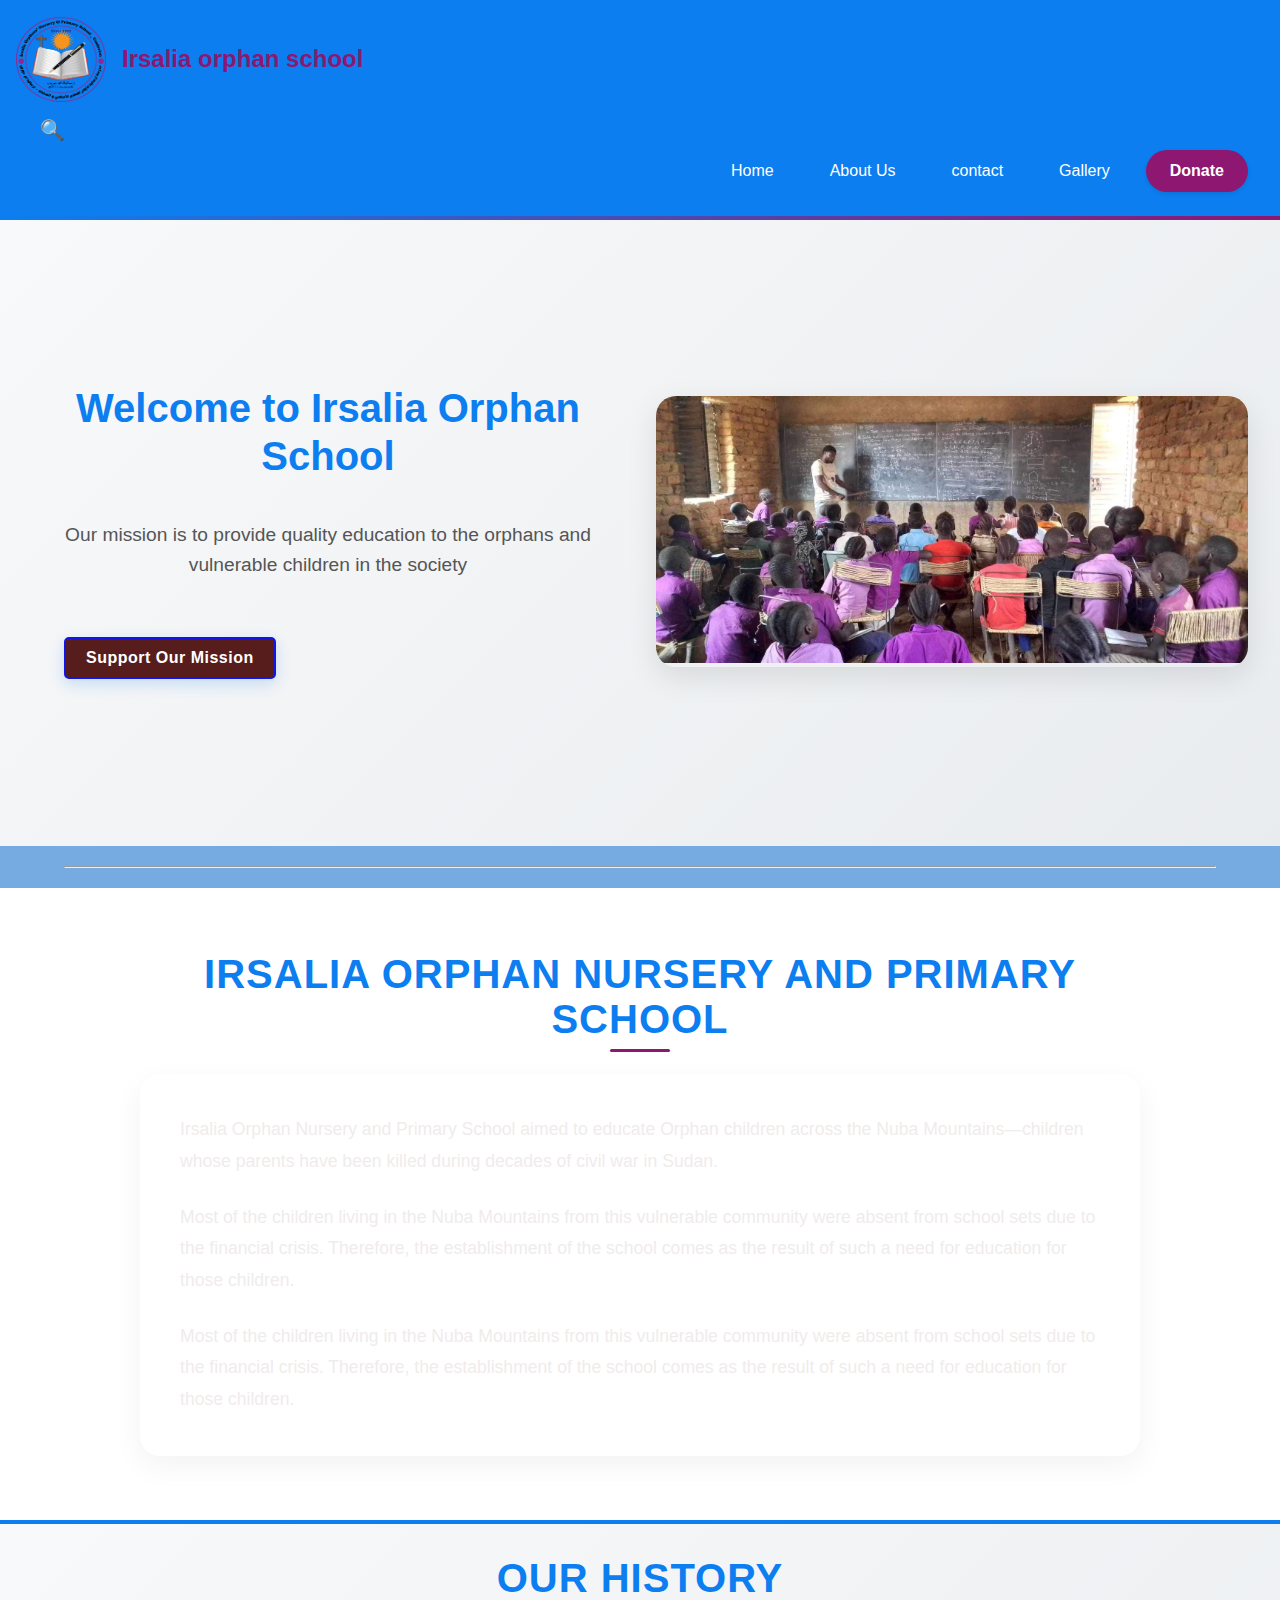
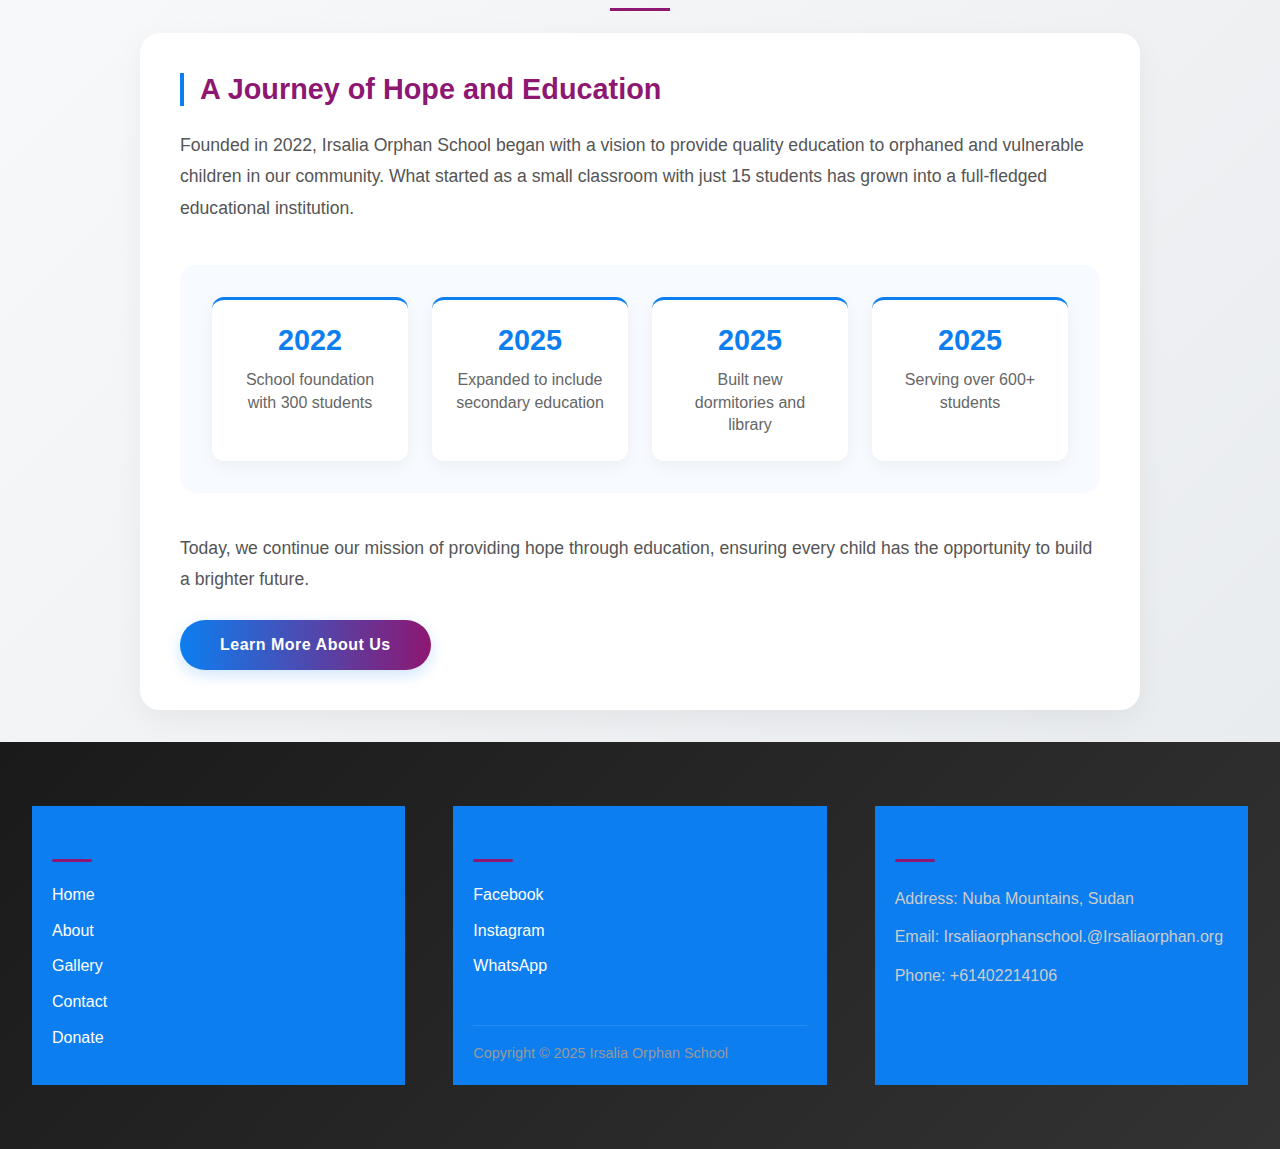
<file: school-web/index.html>
<!DOCTYPE html>
<html lang="en">
<head>
    <meta charset="UTF-8">
    <meta name="viewport" content="width=device-width, initial-scale=1.0">
    <meta http-equiv="X-UA-Compatible" content="ie=edge">
    <link rel="stylesheet" href="css/style.css">
    <title>Document</title>
</head>
<body>
    <header class="logo">
        <img src="image11.png" alt="logo imag" width="90px" height="80px">
        <h2>Irsalia orphan school</h2>
        <nav class="navbar">
            <div class="search-container">
                <button class="search-toggle">🔍</button>
                <div class="search-box">
                    <input type="text" placeholder="Search...">
                    <button class="search-submit">Search</button>
                </div>
            </div>
            <div class="menu-toggle">☰</div>
            <ul>
                <li><a href="index.html">Home</a></li>
                <li><a href="about.html">About Us</a></li>
                <li><a href="contact.html">contact</a></li>
                <li><a href="gallery.html">Gallery</a></li>
                <li class="donate"><a href="donate.html">Donate</a></li>
                
            </ul>
        </nav>

        
    </header>
    <main >
        
        <section class="hero">
            <div class="hero-content">
                <h1>Welcome to Irsalia Orphan School</h1>
                <p>Our mission is to provide quality education to the orphans and vulnerable children in the society</p>
                <a href="donate.html" class="btn hero-btn">Support Our Mission</a>
            </div>
            <div class="hero-image">
                <img src="image2.jpg" alt="School image">
            </div>
        </section>
        <hr>
        <section class="information-section">
            <div class="container">
                <h2>Irsalia Orphan Nursery and Primary School</h2>
                <div class="info-content">
                    <p>Irsalia Orphan Nursery and Primary School aimed to educate Orphan children across the Nuba Mountains—children whose parents have been killed during decades of civil war in Sudan.</p>
                    <p>Most of the children living in the Nuba Mountains from this vulnerable community were absent from school sets due to the financial crisis. Therefore, the establishment of the school comes as the result of such a need for education for those children.</p>
                    <p>Most of the children living in the Nuba Mountains from this vulnerable community were absent from school sets due to the financial crisis. Therefore, the establishment of the school comes as the result of such a need for education for those children.</p>
                </div>
            </div>
        </section>
        
        <!-- Our History Section -->
        <section class="history-section">
            <div class="history-container">
                <h2>Our History</h2>
                <div class="history-content">
                    <div class="history-text">
                        <h3>A Journey of Hope and Education</h3>
                        <p>Founded in 2022, Irsalia Orphan School began with a vision to provide quality education to orphaned and vulnerable children in our community. What started as a small classroom with just 15 students has grown into a full-fledged educational institution.</p>
                        
                        <div class="history-milestone">
                            <div class="milestone">
                                <span class="year">2022</span>
                                <p>School foundation with 300 students</p>
                            </div>
                            <div class="milestone">
                                <span class="year">2025</span>
                                <p>Expanded to include secondary education</p>
                            </div>
                            <div class="milestone">
                                <span class="year">2025</span>
                                <p>Built new dormitories and library</p>
                            </div>
                            <div class="milestone">
                                <span class="year">2025</span>
                                <p>Serving over 600+ students</p>
                            </div>
                        </div>
                        
                        <p>Today, we continue our mission of providing hope through education, ensuring every child has the opportunity to build a brighter future.</p>
                        <a href="about.html" class="history-btn">Learn More About Us</a>
                    </div>
                </div>
            </div>
        </section>
        
        <section class="cards-values">
            
        </section>
    </main>
    

    <footer>
        <div class="footer-item">
            <h3>Quick Links</h3>
            <ul>
                <li><a href="index.html">Home</a></li>
                <li><a href="about.html">About</a></li>
                <li><a href="gallery.html">Gallery</a></li>
                <li><a href="contact.html">Contact</a></li>
                <li><a href="donate.html">Donate</a></li>
            </ul>
        </div>
        <div class="footer-item">
            <h3>Follow Us</h3>
            <ul>
                <li><a href="#">Facebook</a></li>
                <li><a href="#">Instagram</a></li>
                <li><a href="#">WhatsApp</a></li>
            </ul>
            <p class="copyright">Copyright &copy; 2025 Irsalia Orphan School</p>
        </div>
        <div class="footer-item">
            <h3>Contact Us</h3>
            <p>Address: Nuba Mountains, Sudan</p>
            <p>Email: Irsaliaorphanschool.@Irsaliaorphan.org</p>
            <p>Phone: +61402214106</p>
        </div>
    </footer>
    <script src="js/main.js"></script>
</body>
</html>
</file>
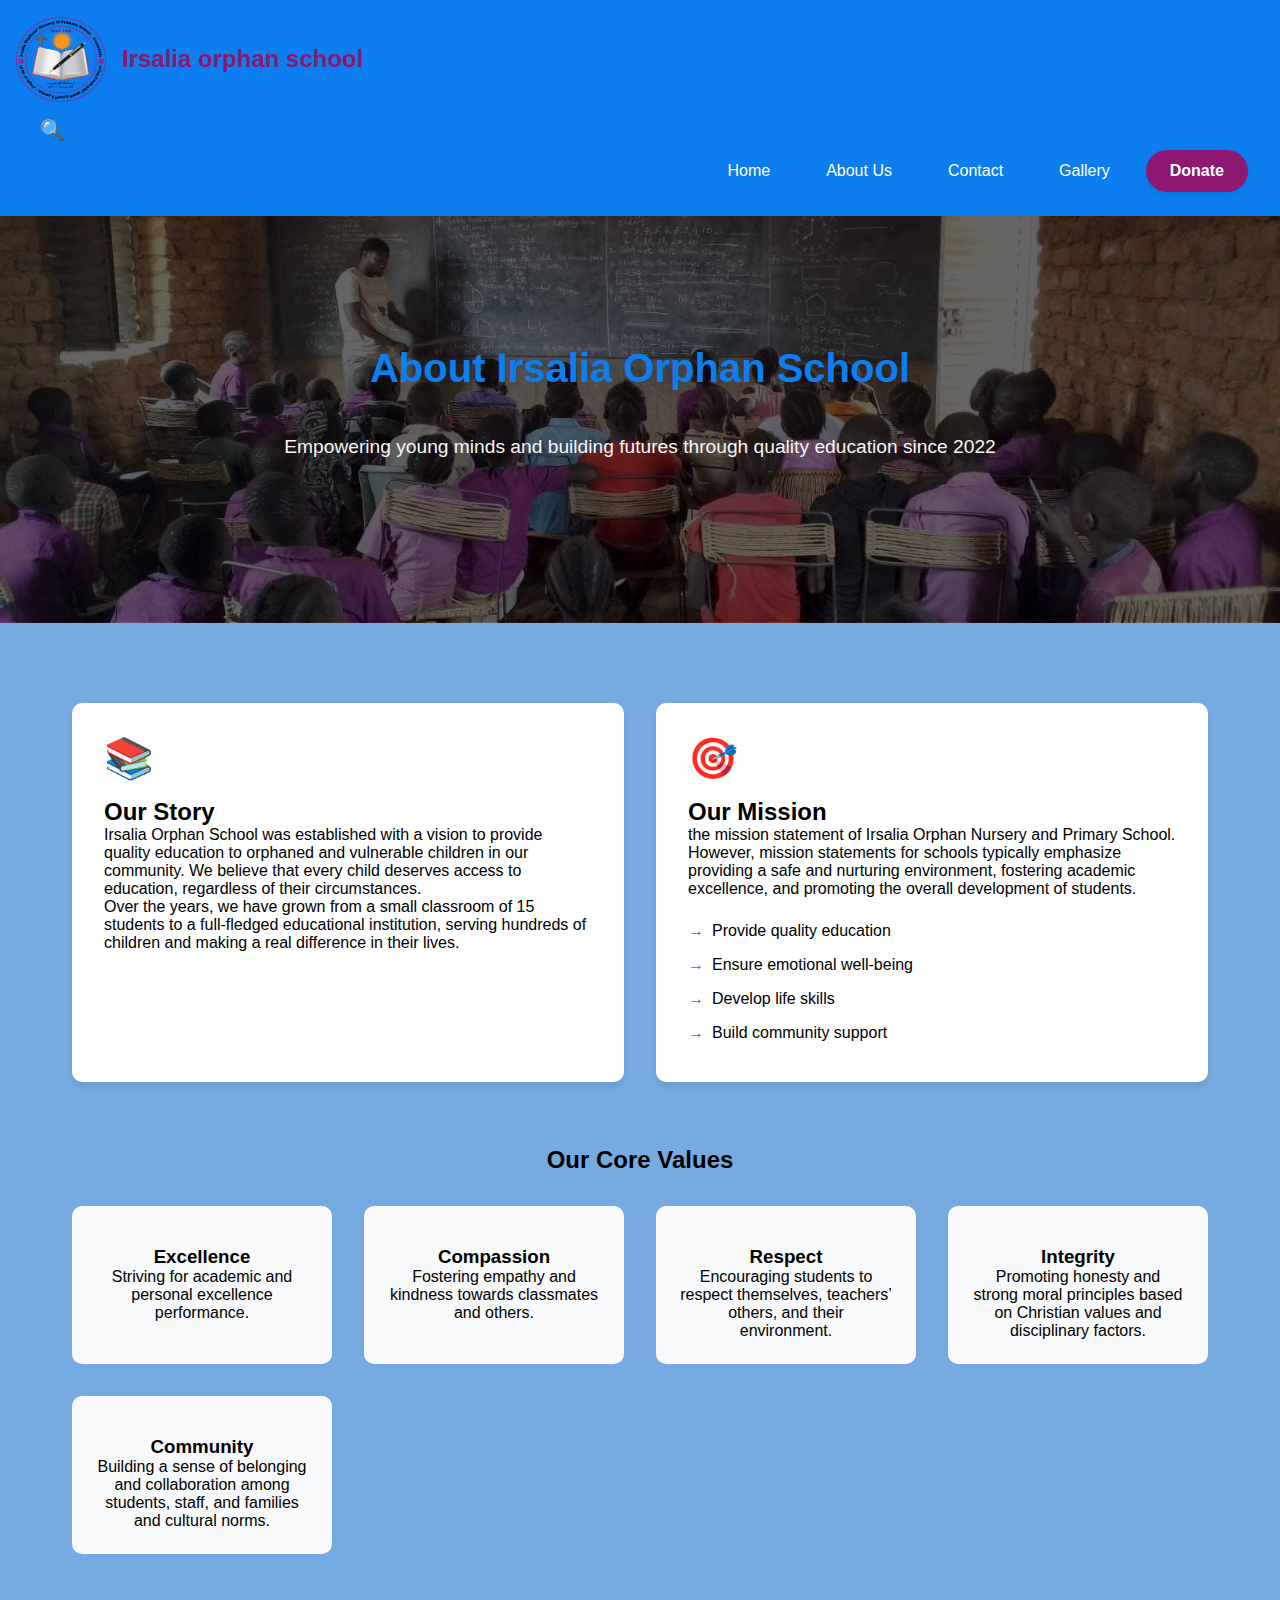
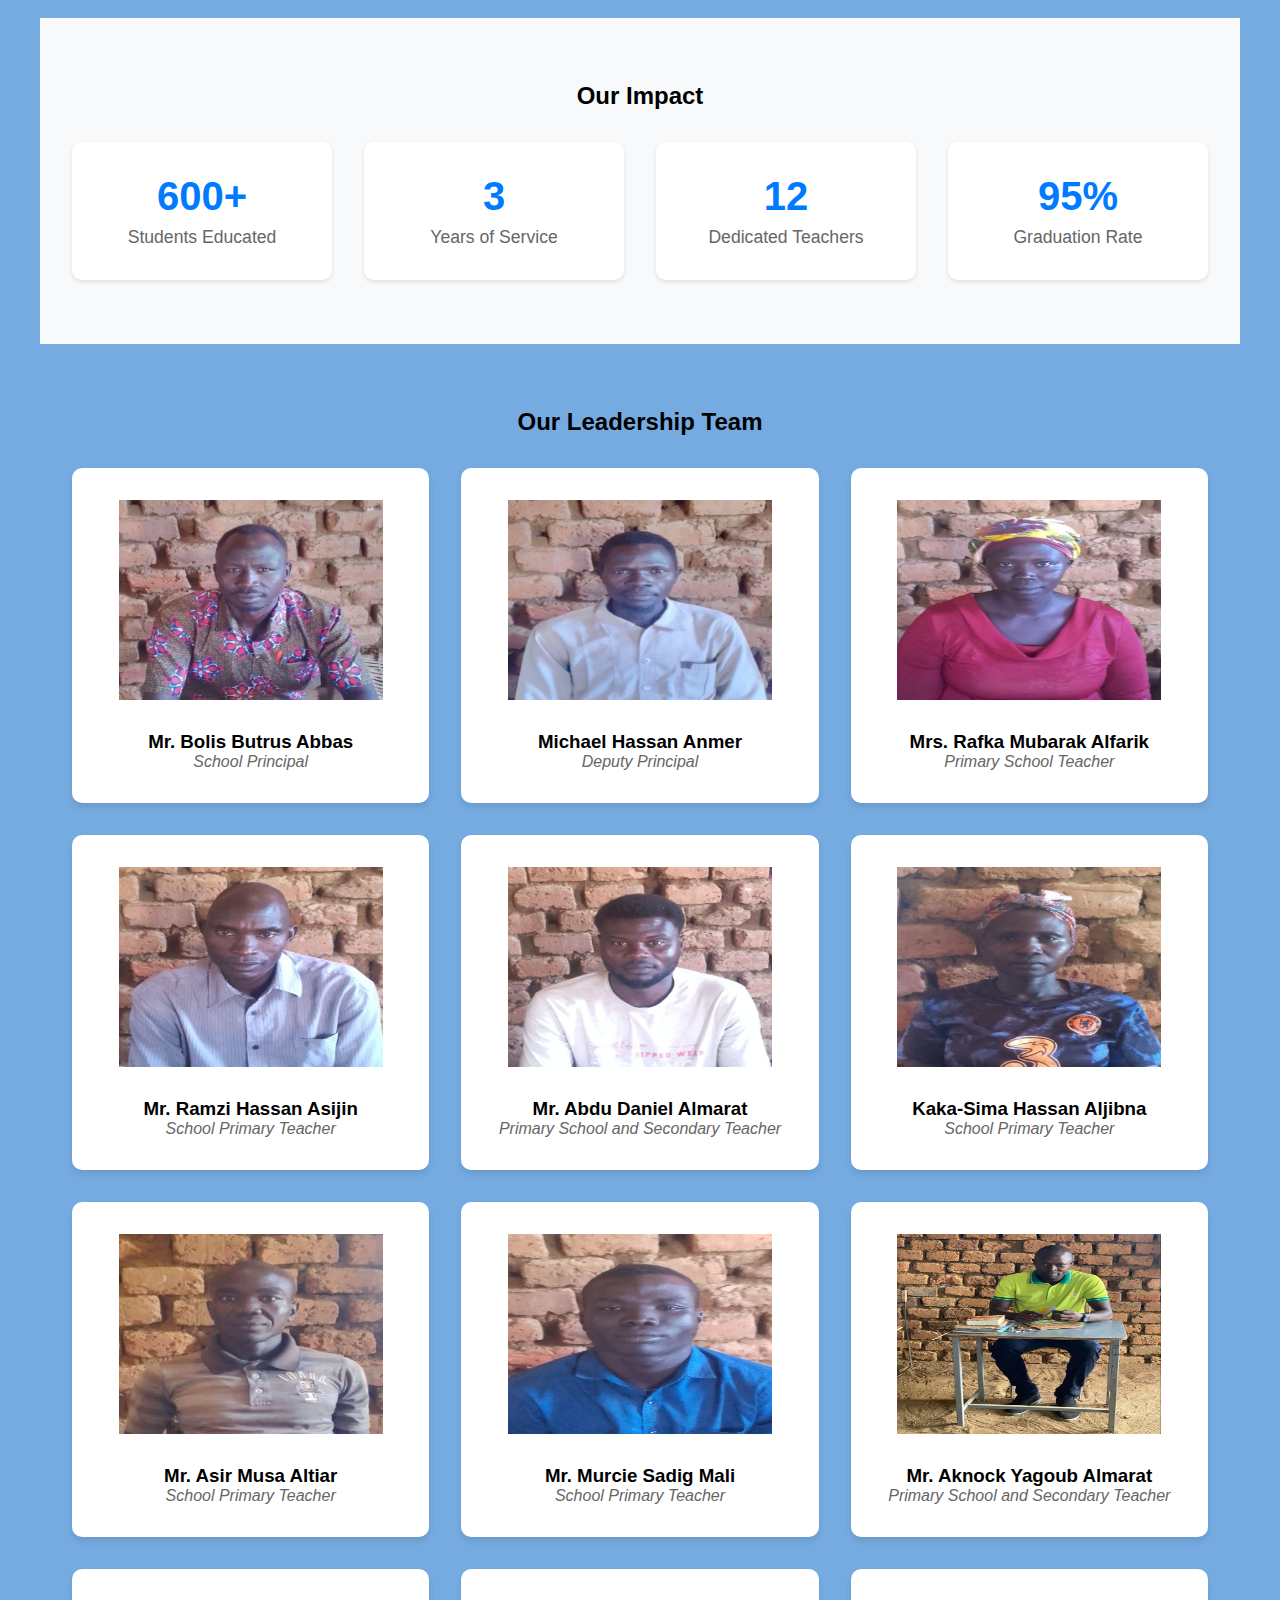
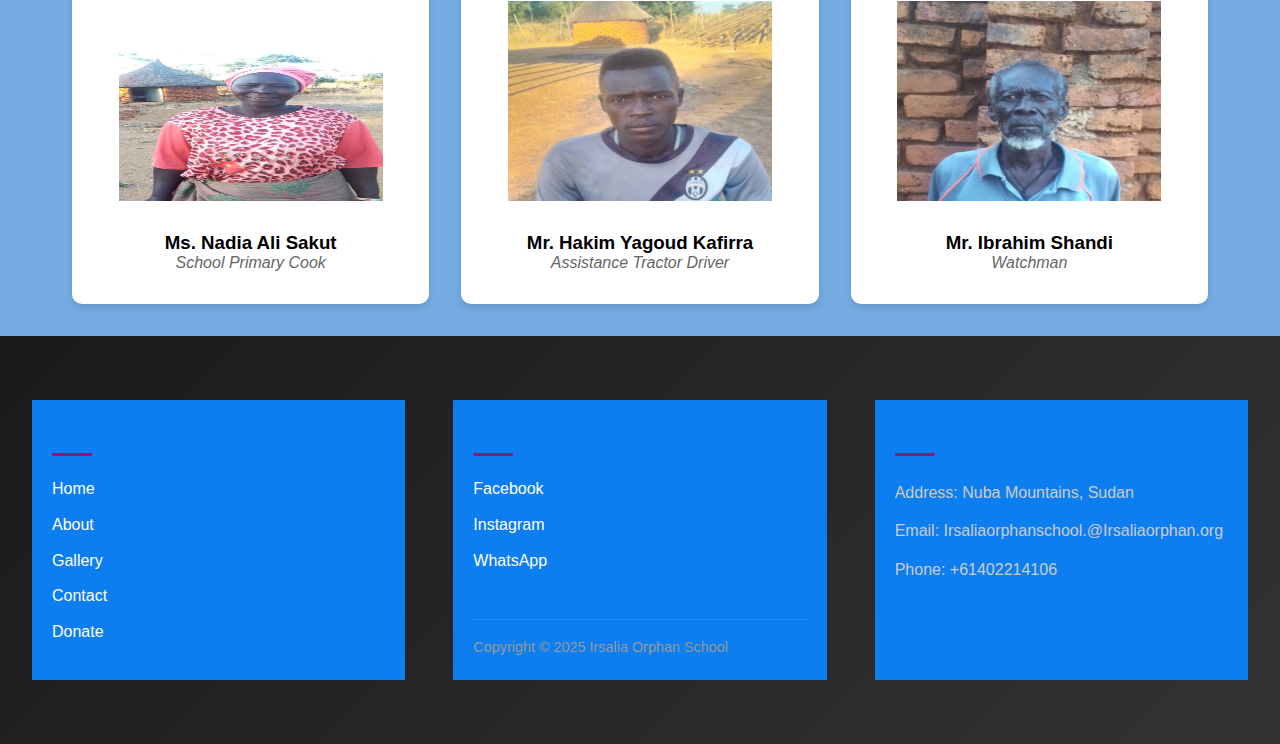
<file: school-web/about.html>
<!DOCTYPE html>
<html lang="en">
<head>
    <meta charset="UTF-8">
    <meta name="viewport" content="width=device-width, initial-scale=1.0">
    <meta http-equiv="X-UA-Compatible" content="ie=edge">
    <link rel="stylesheet" href="css/style.css">
    <title>About Us - Irsalia Orphan School</title>
</head>
<body>
    <header class="logo">
        <img src="image11.png" alt="logo imag" width="90px" height="80px">
        <h2>Irsalia orphan school</h2>
        <nav class="navbar">
            <div class="search-container">
                <button class="search-toggle">🔍</button>
                <div class="search-box">
                    <input type="text" placeholder="Search...">
                    <button class="search-submit">Search</button>
                </div>
            </div>
            <div class="menu-toggle">☰</div>
            <ul>
                <li><a href="index.html">Home</a></li>
                <li><a href="about.html" class="active">About Us</a></li>
                <li><a href="contact.html">Contact</a></li>
                <li><a href="gallery.html">Gallery</a></li>
                <li class="donate"><a href="donate.html">Donate</a></li>
            </ul>
        </nav>
    </header>

    <main>
        <section class="about-hero">
            <div class="hero-content">
                <h1>About Irsalia Orphan School</h1>
                <p class="hero-text" style="color: #f9f4f4;">Empowering young minds and building futures through quality education since 2022</p>
            </div>
        </section>

        <section class="about-section">
            <div class="about-grid">
                <div class="about-card story-section">
                    <div class="card-icon">📚</div>
                    <h2>Our Story</h2>
                    <p>Irsalia Orphan School was established with a vision to provide quality education to orphaned and vulnerable children in our community. We believe that every child deserves access to education, regardless of their circumstances.</p>
                    <p>Over the years, we have grown from a small classroom of 15 students to a full-fledged educational institution, serving hundreds of children and making a real difference in their lives.</p>
                </div>

                <div class="about-card mission-section">
                    <div class="card-icon">🎯</div>
                    <h2>Our Mission</h2>
                    <p>the mission statement of Irsalia Orphan Nursery and Primary School. However, mission statements for schools typically emphasize providing a safe and nurturing environment, fostering academic excellence, and promoting the overall development of students.
                    </p>
                    <ul class="mission-points">
                        <li>Provide quality education</li>
                        <li>Ensure emotional well-being</li>
                        <li>Develop life skills</li>
                        <li>Build community support</li>
                    </ul>
                </div>
            </div>

            <div class="values-section">
                <h2>Our Core Values</h2>
                <div class="values-grid">
                    <div class="value-card">
                        <div class="value-icon"></div>
                        <h3>Excellence</h3>
                        <p>Striving for academic and personal excellence performance.</p>
                    </div>
                    <div class="value-card">
                        <div class="value-icon"></div>
                        <h3>Compassion</h3>
                        <p>Fostering empathy and kindness towards classmates and others.</p>
                    </div>
                    <div class="value-card">
                        <div class="value-icon"></div>
                        <h3>Respect </h3>
                        <p>Encouraging students to respect themselves, teachers’ others, and their environment.
                        </p>
                    </div>
                    <div class="value-card">
                        <div class="value-icon"></div>
                        <h3>Integrity</h3>
                        <p>Promoting honesty and strong moral principles based on Christian values and disciplinary factors.</p>
                    </div>
                    <div class="value-card">
                        <div class="value-icon"></div>
                        <h3>Community</h3>
                        <p>Building a sense of belonging and collaboration among students, staff, and families and cultural norms.
                        </p>
                    </div>
                </div>
            </div>

            <div class="stats-section">
                <h2>Our Impact</h2>
                <div class="stats-grid">
                    <div class="stat-card">
                        <span class="stat-number">600+</span>
                        <span class="stat-label">Students Educated</span>
                    </div>
                    <div class="stat-card">
                        <span class="stat-number">3</span>
                        <span class="stat-label">Years of Service</span>
                    </div>
                    <div class="stat-card">
                        <span class="stat-number">12</span>
                        <span class="stat-label">Dedicated Teachers</span>
                    </div>
                    <div class="stat-card">
                        <span class="stat-number">95%</span>
                        <span class="stat-label">Graduation Rate</span>
                    </div>
                </div>
            </div>

            <div class="team-section">
                <h2>Our Leadership Team</h2>
                <div class="team-grid">
                    <div class="team-card">
                        <div class="team-image"><img src="image13.jpg" alt="" width="90%" height="200px"></div>
                        <h3>Mr. Bolis Butrus Abbas</h3>
                        <p class="team-role">School Principal</p>
                    </div>
                    <div class="team-card">
                        <div class="team-image"><img src="image12.jpg" alt="" width="90%" height="200px"></div>
                        <h3>Michael Hassan Anmer</h3>
                        <p class="team-role">Deputy Principal</p>
                    </div>
                    <div class="team-card">
                        <div class="team-image"><img src="image15.jpg" alt="" width="90%" height="200px"></div>
                        <h3>Mrs. Rafka Mubarak Alfarik</h3>
                        <p class="team-role">Primary School Teacher</p>
                    </div>
                    <div class="team-card">
                        <div class="team-image"><img src="image14.jpg" alt="" width="90%" height="200px"></div>
                        <h3>Mr. Ramzi Hassan Asijin</h3>
                        <p class="team-role">School Primary Teacher</p>
                    </div>
                    <div class="team-card">
                        <div class="team-image"><img src="image17.jpg" alt="" width="90%" height="200px"></div>
                        <h3>Mr. Abdu Daniel Almarat</h3>
                        <p class="team-role">Primary School and Secondary Teacher</p>
                    </div>
                    <div class="team-card">
                        <div class="team-image"><img src="image16.jpg" alt="" width="90%" height="200px"></div>
                        <h3>Kaka-Sima Hassan Aljibna</h3>
                        <p class="team-role">School Primary Teacher</p>
                    </div>
                    <div class="team-card">
                        <div class="team-image"><img src="image19.jpg" alt="" width="90%" height="200px"></div>
                        <h3>Mr. Asir Musa Altiar</h3>
                        <p class="team-role">School Primary Teacher</p>
                    </div>
                    <div class="team-card">
                        <div class="team-image"><img src="image18.jpg" alt="" width="90%" height="200px"></div>
                        <h3>Mr. Murcie Sadig Mali</h3>
                        <p class="team-role">School Primary Teacher</p>
                    </div>
                    <div class="team-card">
                        <div class="team-image"><img src="image22.jpg" alt="" width="90%" height="200px"></div>
                        <h3>Mr. Aknock Yagoub Almarat</h3>
                        <p class="team-role">Primary School and Secondary Teacher</p>
                    </div>
                    <div class="team-card">
                        <div class="team-image"><img src="image20.jpg" alt="" width="90%" height="200px"></div>
                        <h3>Ms. Nadia Ali Sakut</h3>
                        <p class="team-role">School Primary Cook</p>
                    </div>
                    <div class="team-card">
                        <div class="team-image"><img src="image21.jpg" alt="" width="90%" height="200px"></div>
                        <h3>Mr. Hakim Yagoud Kafirra</h3>
                        <p class="team-role">Assistance Tractor Driver</p>
                    </div>
                    <div class="team-card">
                        <div class="team-image"><img src="image23.jpg" alt="" width="90%" height="200px"></div>
                        <h3>Mr. Ibrahim Shandi</h3>
                        <p class="team-role">Watchman</p>
                    </div>
                </div>
            </div>
        </section>
    </main>

    <footer>
        <div class="footer-item">
            <h3>Quick Links</h3>
            <ul>
                <li><a href="index.html">Home</a></li>
                <li><a href="about.html">About</a></li>
                <li><a href="gallery.html">Gallery</a></li>
                <li><a href="contact.html">Contact</a></li>
                <li><a href="donate.html">Donate</a></li>
            </ul>
        </div>
        <div class="footer-item">
            <h3>Follow Us</h3>
            <ul>
                <li><a href="#">Facebook</a></li>
                <li><a href="#">Instagram</a></li>
                <li><a href="#">WhatsApp</a></li>
            </ul>
            <p class="copyright">Copyright &copy; 2025 Irsalia Orphan School</p>
        </div>
        <div class="footer-item">
            <h3>Contact Us</h3>
            <p>Address: Nuba Mountains, Sudan</p>
            <p>Email: Irsaliaorphanschool.@Irsaliaorphan.org</p>
            <p>Phone: +61402214106</p>
        </div>
    </footer>
    <script src="js/main.js"></script>
</body>
</html>
</file>
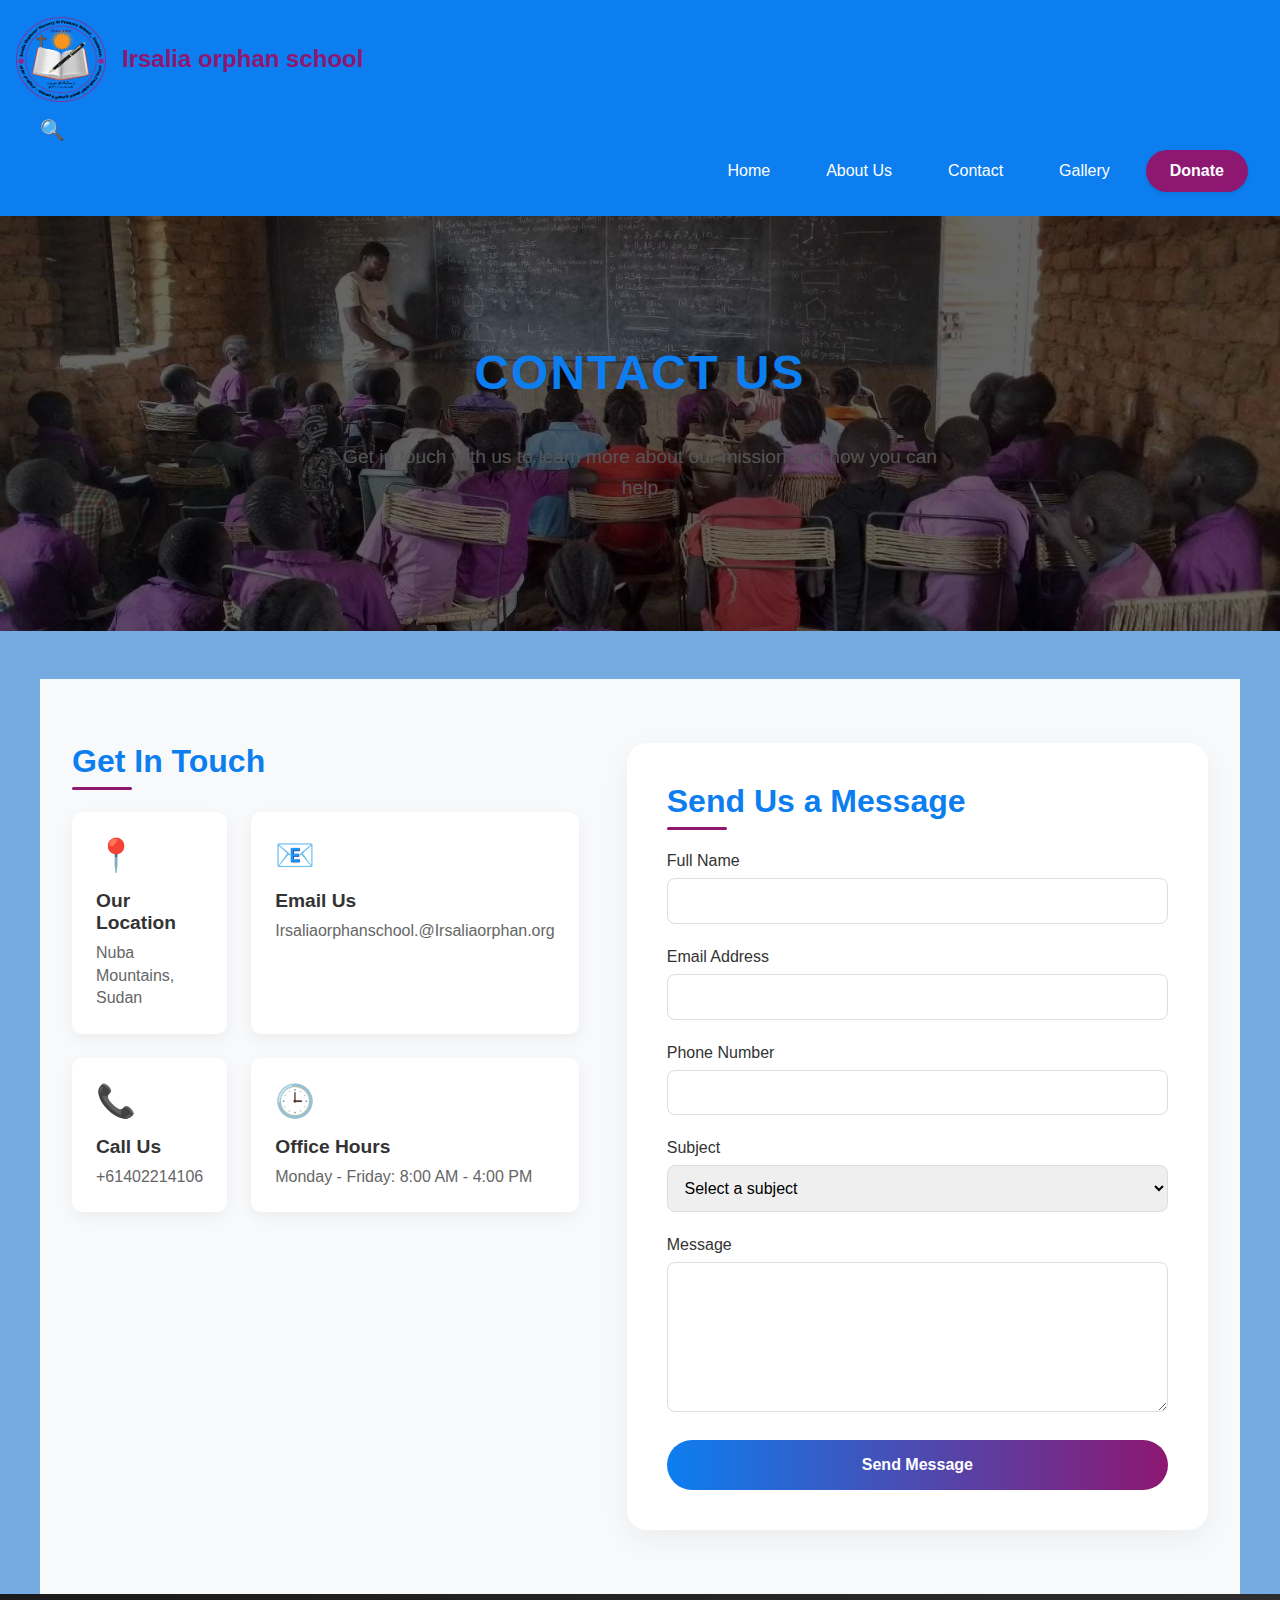
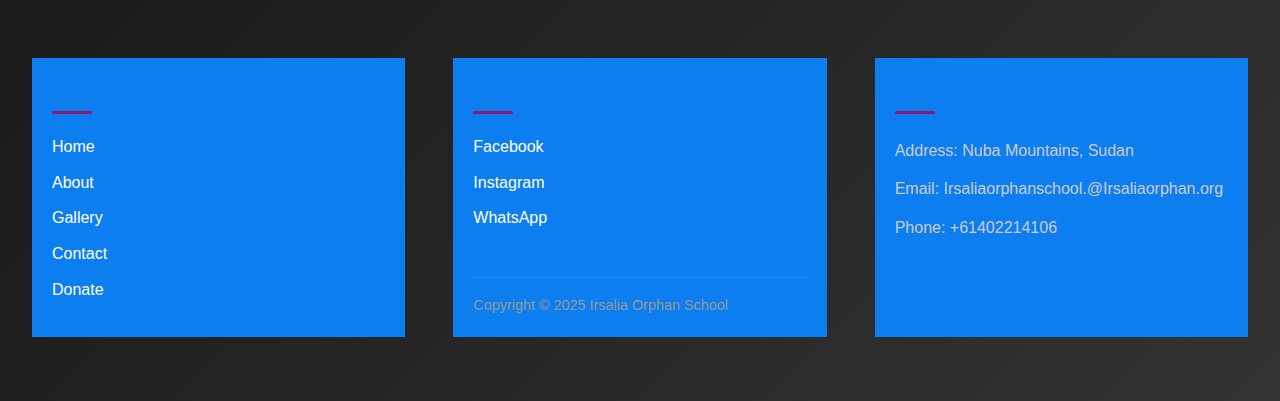
<file: school-web/contact.html>
<!DOCTYPE html>
<html lang="en">
<head>
    <meta charset="UTF-8">
    <meta name="viewport" content="width=device-width, initial-scale=1.0">
    <title>Contact Us - Irsalia Orphan School</title>
    <link rel="stylesheet" href="css/style.css">
</head>
<body>
    <header class="logo">
        <img src="image11.png" alt="logo imag" width="90px" height="80px">
        <h2>Irsalia orphan school</h2>
        <nav class="navbar">
            <div class="search-container">
                <button class="search-toggle">🔍</button>
                <div class="search-box">
                    <input type="text" placeholder="Search...">
                    <button class="search-submit">Search</button>
                </div>
            </div>
            <div class="menu-toggle">☰</div>
            <ul>
                <li><a href="index.html">Home</a></li>
                <li><a href="about.html">About Us</a></li>
                <li><a href="contact.html" class="active">Contact</a></li>
                <li><a href="gallery.html">Gallery</a></li>
                <li class="donate"><a href="donate.html">Donate</a></li>
            </ul>
        </nav>
    </header>

    <main>
        <section class="contact-hero">
            <div class="hero-content">
                <h1>Contact Us</h1>
                <p>Get in touch with us to learn more about our mission and how you can help</p>
            </div>
        </section>

        <section class="contact-section">
            <div class="container">
                <div class="contact-grid">
                    <div class="contact-info">
                        <h2>Get In Touch</h2>
                        <div class="info-cards">
                            <div class="info-card">
                                <div class="icon">📍</div>
                                <h3>Our Location</h3>
                                <p>Nuba Mountains, Sudan</p>
                            </div>
                            <div class="info-card">
                                <div class="icon">📧</div>
                                <h3>Email Us</h3>
                                <p>Irsaliaorphanschool.@Irsaliaorphan.org</p>
                            </div>
                            <div class="info-card">
                                <div class="icon">📞</div>
                                <h3>Call Us</h3>
                                <p>+61402214106</p>
                            </div>
                            <div class="info-card">
                                <div class="icon">🕒</div>
                                <h3>Office Hours</h3>
                                <p>Monday - Friday: 8:00 AM - 4:00 PM</p>
                            </div>
                        </div>
                    </div>

                    <div class="contact-form">
                        <h2>Send Us a Message</h2>
                        <form id="contactForm">
                            <div class="form-group">
                                <label for="name">Full Name</label>
                                <input type="text" id="name" name="name" required>
                            </div>
                            <div class="form-group">
                                <label for="email">Email Address</label>
                                <input type="email" id="email" name="email" required>
                            </div>
                            <div class="form-group">
                                <label for="phone">Phone Number</label>
                                <input type="tel" id="phone" name="phone">
                            </div>
                            <div class="form-group">
                                <label for="subject">Subject</label>
                                <select id="subject" name="subject" required>
                                    <option value="">Select a subject</option>
                                    <option value="general">General Inquiry</option>
                                    <option value="donation">Donation</option>
                                    <option value="volunteer">Volunteer</option>
                                    <option value="enrollment">Enrollment</option>
                                </select>
                            </div>
                            <div class="form-group">
                                <label for="message">Message</label>
                                <textarea id="message" name="message" rows="5" required></textarea>
                            </div>
                            <button type="submit" class="submit-btn">Send Message</button>
                        </form>
                    </div>
                </div>
            </div>
        </section>

        
    </main>

    <footer>
        <div class="footer-item">
            <h3>Quick Links</h3>
            <ul>
                <li><a href="index.html">Home</a></li>
                <li><a href="about.html">About</a></li>
                <li><a href="gallery.html">Gallery</a></li>
                <li><a href="contact.html">Contact</a></li>
                <li><a href="donate.html">Donate</a></li>
            </ul>
        </div>
        <div class="footer-item">
            <h3>Follow Us</h3>
            <ul>
                <li><a href="#">Facebook</a></li>
                <li><a href="#">Instagram</a></li>
                <li><a href="#">WhatsApp</a></li>
            </ul>
            <p class="copyright">Copyright &copy; 2025 Irsalia Orphan School</p>
        </div>
        <div class="footer-item">
            <h3>Contact Us</h3>
            <p>Address: Nuba Mountains, Sudan</p>
            <p>Email: Irsaliaorphanschool.@Irsaliaorphan.org</p>
            <p>Phone: +61402214106</p>
        </div>
    </footer>
    <script src="js/main.js"></script>
    <script>
        document.getElementById('contactForm').addEventListener('submit', function(e) {
            e.preventDefault();
            alert('Thank you for your message. We will get back to you soon!');
            this.reset();
        });
    </script>
</body>
</html>
</file>
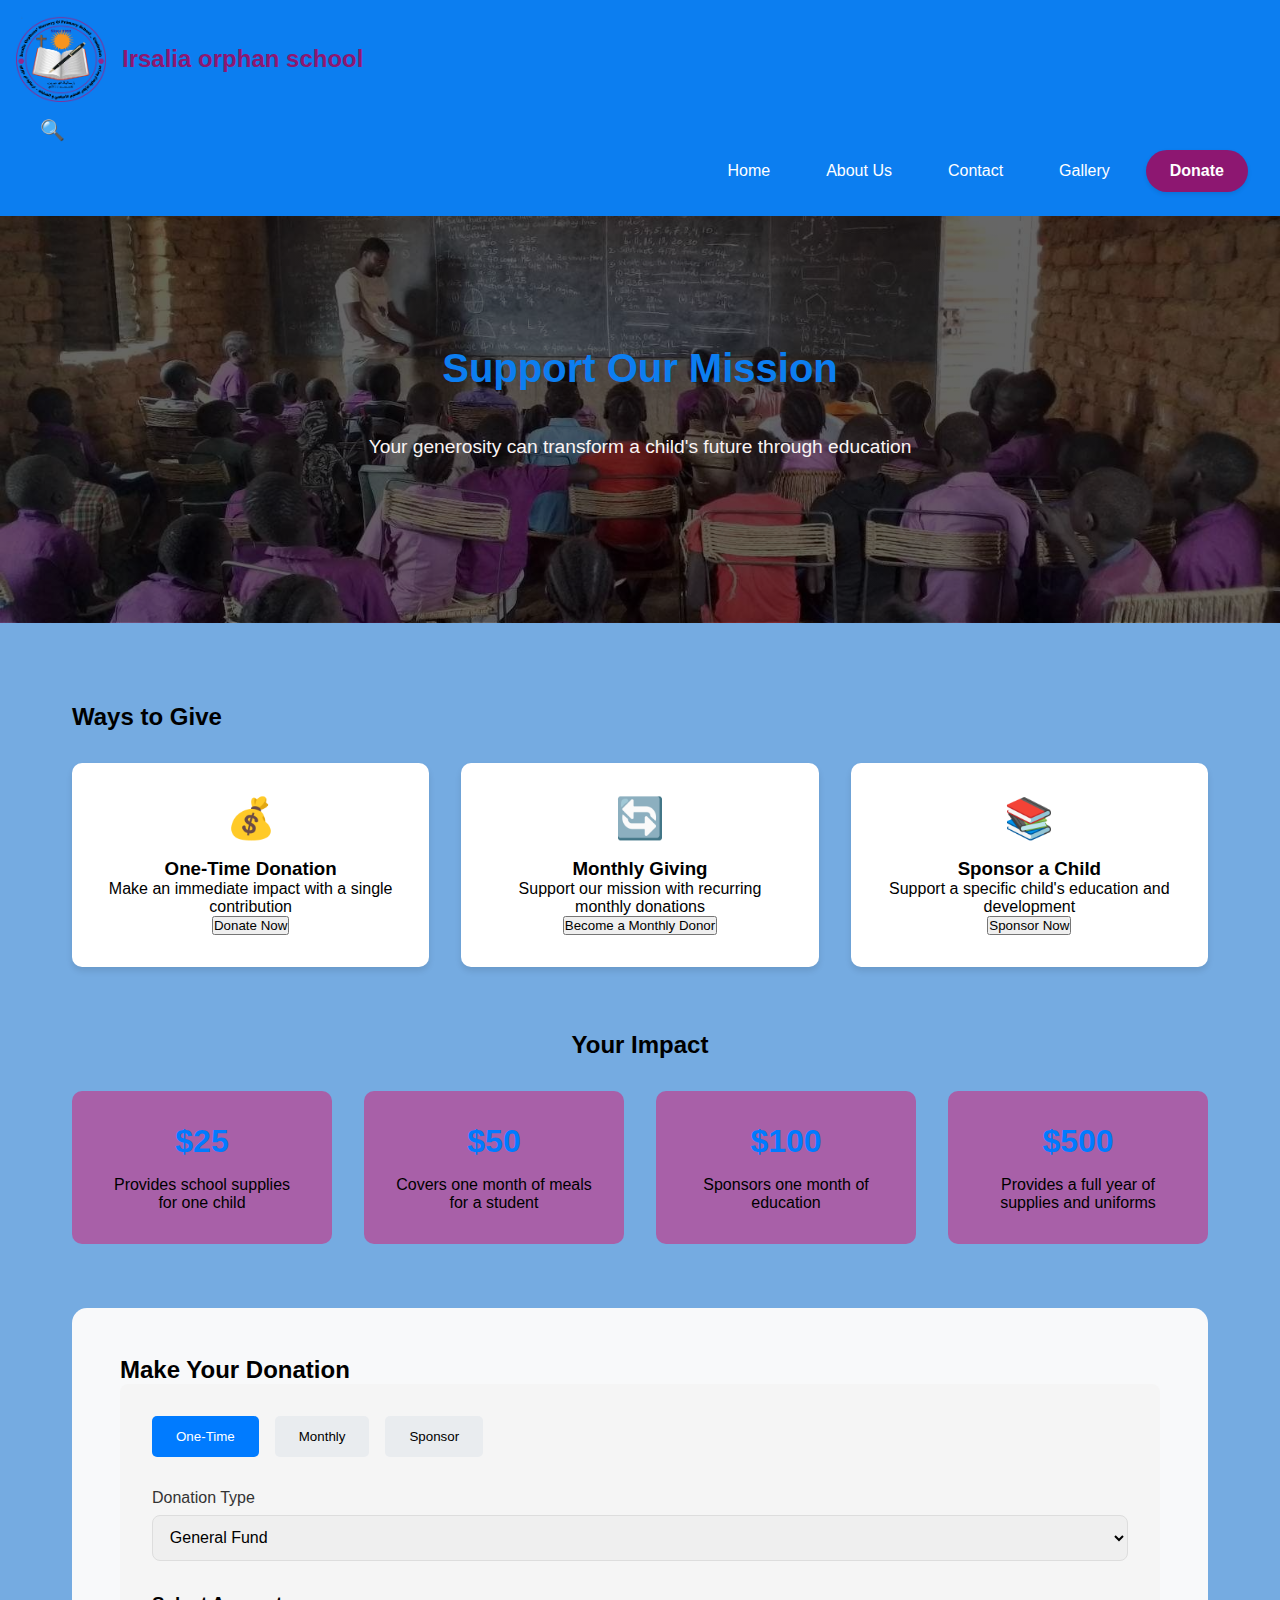
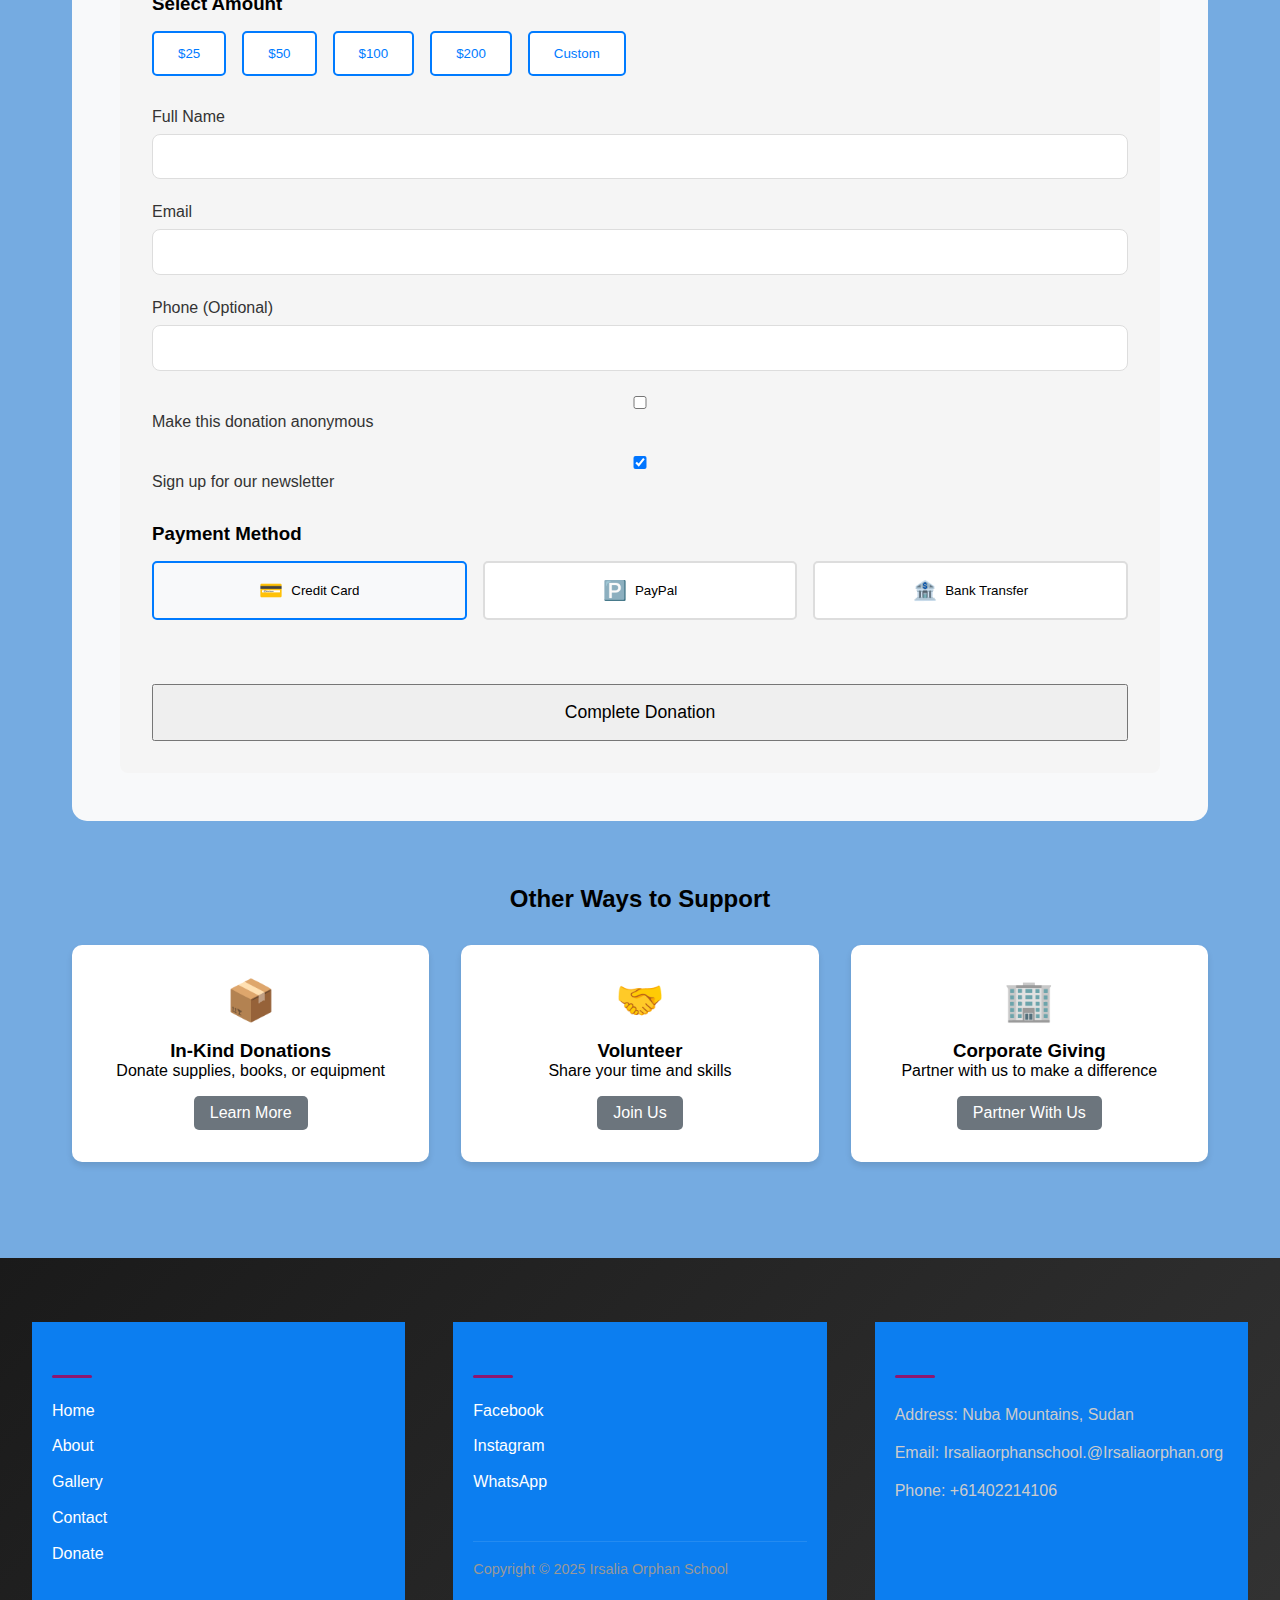
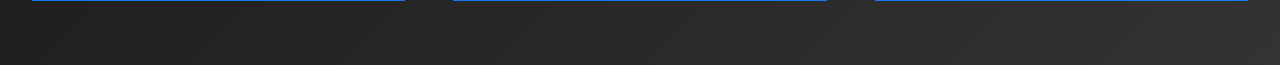
<file: school-web/donate.html>
<!DOCTYPE html>
<html lang="en">
<head>
    <meta charset="UTF-8">
    <meta name="viewport" content="width=device-width, initial-scale=1.0">
    <meta http-equiv="X-UA-Compatible" content="ie=edge">
    <link rel="stylesheet" href="css/style.css">
    <title>Donate - Irsalia Orphan School</title>
</head>
<body>
    <header class="logo">
        <img src="image11.png" alt="logo imag" width="90px" height="80px">
        <h2>Irsalia orphan school</h2>
        <nav class="navbar">
            <div class="search-container">
                <button class="search-toggle">🔍</button>
                <div class="search-box">
                    <input type="text" placeholder="Search...">
                    <button class="search-submit">Search</button>
                </div>
            </div>
            <div class="menu-toggle">☰</div>
            <ul>
                <li><a href="index.html">Home</a></li>
                <li><a href="about.html">About Us</a></li>
                <li><a href="contact.html">Contact</a></li>
                <li><a href="gallery.html">Gallery</a></li>
                <li class="donate"><a href="donate.html" class="active">Donate</a></li>
            </ul>
        </nav>
    </header>

    <main>
        <section class="donate-hero">
            <div class="hero-content">
                <h1>Support Our Mission</h1>
                <p class="hero-text" style="color: #f9f4f4;">Your generosity can transform a child's future through education</p>
            </div>
        </section>

        <section class="donate-section">
            <div class="donation-types">
                <h2>Ways to Give</h2>
                <div class="donation-options-grid">
                    <div class="donation-option-card">
                        <div class="option-icon">💰</div>
                        <h3>One-Time Donation</h3>
                        <p>Make an immediate impact with a single contribution</p>
                        <button class="btn" onclick="showDonationForm('one-time')">Donate Now</button>
                    </div>
                    <div class="donation-option-card">
                        <div class="option-icon">🔄</div>
                        <h3>Monthly Giving</h3>
                        <p>Support our mission with recurring monthly donations</p>
                        <button class="btn" onclick="showDonationForm('monthly')">Become a Monthly Donor</button>
                    </div>
                    <div class="donation-option-card">
                        <div class="option-icon">📚</div>
                        <h3>Sponsor a Child</h3>
                        <p>Support a specific child's education and development</p>
                        <button class="btn" onclick="showDonationForm('sponsor')">Sponsor Now</button>
                    </div>
                </div>
            </div>

            <div class="impact-section">
                <h2>Your Impact</h2>
                <div class="impact-grid">
                    <div class="impact-card">
                        <span class="impact-amount">$25</span>
                        <p>Provides school supplies for one child</p>
                    </div>
                    <div class="impact-card">
                        <span class="impact-amount">$50</span>
                        <p>Covers one month of meals for a student</p>
                    </div>
                    <div class="impact-card">
                        <span class="impact-amount">$100</span>
                        <p>Sponsors one month of education</p>
                    </div>
                    <div class="impact-card">
                        <span class="impact-amount">$500</span>
                        <p>Provides a full year of supplies and uniforms</p>
                    </div>
                </div>
            </div>

            <div id="donation-form-container" class="donation-form-section">
                <h2>Make Your Donation</h2>
                <div class="donation-form">
                    <div class="form-tabs">
                        <button class="tab-btn active" data-tab="one-time">One-Time</button>
                        <button class="tab-btn" data-tab="monthly">Monthly</button>
                        <button class="tab-btn" data-tab="sponsor">Sponsor</button>
                    </div>

                    <form id="donateForm">
                        <div class="form-group">
                            <label for="donationType">Donation Type</label>
                            <select id="donationType" name="donationType" required>
                                <option value="general">General Fund</option>
                                <option value="education">Education Program</option>
                                <option value="meals">Meal Program</option>
                                <option value="infrastructure">Infrastructure</option>
                            </select>
                        </div>

                        <div class="amount-options">
                            <h3>Select Amount</h3>
                            <div class="amount-buttons">
                                <button type="button" class="amount-btn" data-amount="25">$25</button>
                                <button type="button" class="amount-btn" data-amount="50">$50</button>
                                <button type="button" class="amount-btn" data-amount="100">$100</button>
                                <button type="button" class="amount-btn" data-amount="200">$200</button>
                                <button type="button" class="amount-btn custom">Custom</button>
                            </div>
                            <div class="custom-amount" style="display: none;">
                                <input type="number" id="customDonation" name="customDonation" placeholder="Enter amount" min="1">
                            </div>
                        </div>

                        <div class="form-group">
                            <label for="donorName">Full Name</label>
                            <input type="text" id="donorName" name="donorName" required>
                        </div>

                        <div class="form-group">
                            <label for="donorEmail">Email</label>
                            <input type="email" id="donorEmail" name="donorEmail" required>
                        </div>

                        <div class="form-group">
                            <label for="donorPhone">Phone (Optional)</label>
                            <input type="tel" id="donorPhone" name="donorPhone">
                        </div>

                        <div class="form-group">
                            <label>
                                <input type="checkbox" name="anonymous" id="anonymous">
                                Make this donation anonymous
                            </label>
                        </div>

                        <div class="form-group">
                            <label>
                                <input type="checkbox" name="newsletter" id="newsletter" checked>
                                Sign up for our newsletter
                            </label>
                        </div>

                        <div class="payment-options">
                            <h3>Payment Method</h3>
                            <div class="payment-buttons">
                                <button type="button" class="payment-btn active" data-method="card">
                                    <span class="payment-icon">💳</span>
                                    Credit Card
                                </button>
                                <button type="button" class="payment-btn" data-method="paypal">
                                    <span class="payment-icon">🅿️</span>
                                    PayPal
                                </button>
                                <button type="button" class="payment-btn" data-method="bank">
                                    <span class="payment-icon">🏦</span>
                                    Bank Transfer
                                </button>
                            </div>
                        </div>

                        <button type="submit" class="btn btn-large">Complete Donation</button>
                    </form>
                </div>
            </div>

            <div class="other-ways-section">
                <h2>Other Ways to Support</h2>
                <div class="support-grid">
                    <div class="support-card">
                        <div class="support-icon">📦</div>
                        <h3>In-Kind Donations</h3>
                        <p>Donate supplies, books, or equipment</p>
                        <a href="#" class="btn btn-secondary">Learn More</a>
                    </div>
                    <div class="support-card">
                        <div class="support-icon">🤝</div>
                        <h3>Volunteer</h3>
                        <p>Share your time and skills</p>
                        <a href="#" class="btn btn-secondary">Join Us</a>
                    </div>
                    <div class="support-card">
                        <div class="support-icon">🏢</div>
                        <h3>Corporate Giving</h3>
                        <p>Partner with us to make a difference</p>
                        <a href="#" class="btn btn-secondary">Partner With Us</a>
                    </div>
                </div>
            </div>
        </section>
    </main>

    <footer>
        <div class="footer-item">
            <h3>Quick Links</h3>
            <ul>
                <li><a href="index.html">Home</a></li>
                <li><a href="about.html">About</a></li>
                <li><a href="gallery.html">Gallery</a></li>
                <li><a href="contact.html">Contact</a></li>
                <li><a href="donate.html">Donate</a></li>
            </ul>
        </div>
        <div class="footer-item">
            <h3>Follow Us</h3>
            <ul>
                <li><a href="#">Facebook</a></li>
                <li><a href="#">Instagram</a></li>
                <li><a href="#">WhatsApp</a></li>
            </ul>
            <p class="copyright">Copyright &copy; 2025 Irsalia Orphan School</p>
        </div>
        <div class="footer-item">
            <h3>Contact Us</h3>
            <p>Address: Nuba Mountains, Sudan</p>
            <p>Email: Irsaliaorphanschool.@Irsaliaorphan.org</p>
            <p>Phone: +61402214106</p>
        </div>
    </footer>

    <script>
        // Show/hide custom amount field
        document.querySelectorAll('.amount-btn').forEach(button => {
            button.addEventListener('click', function() {
                document.querySelectorAll('.amount-btn').forEach(btn => btn.classList.remove('active'));
                this.classList.add('active');
                
                const customAmountDiv = document.querySelector('.custom-amount');
                if (this.classList.contains('custom')) {
                    customAmountDiv.style.display = 'block';
                } else {
                    customAmountDiv.style.display = 'none';
                }
            });
        });

        // Handle payment method selection
        document.querySelectorAll('.payment-btn').forEach(button => {
            button.addEventListener('click', function() {
                document.querySelectorAll('.payment-btn').forEach(btn => btn.classList.remove('active'));
                this.classList.add('active');
            });
        });

        // Handle form tabs
        document.querySelectorAll('.tab-btn').forEach(button => {
            button.addEventListener('click', function() {
                document.querySelectorAll('.tab-btn').forEach(btn => btn.classList.remove('active'));
                this.classList.add('active');
            });
        });

        // Handle form submission
        document.getElementById('donateForm').addEventListener('submit', function(e) {
            e.preventDefault();
            
            // Get selected amount
            let amount = document.querySelector('.amount-btn.active')?.dataset.amount;
            if (!amount || amount === 'custom') {
                amount = document.getElementById('customDonation').value;
            }
            
            // Get payment method
            const paymentMethod = document.querySelector('.payment-btn.active').dataset.method;
            
            alert(`Thank you for your ${amount ? '$' + amount : ''} donation via ${paymentMethod}! We will process your donation and send you a confirmation email.`);
            this.reset();
        });

        function showDonationForm(type) {
            const formSection = document.getElementById('donation-form-container');
            formSection.scrollIntoView({ behavior: 'smooth' });
            
            // Activate corresponding tab
            document.querySelectorAll('.tab-btn').forEach(btn => {
                btn.classList.toggle('active', btn.dataset.tab === type);
            });
        }
    </script>
    <script src="js/main.js"></script>
</body>
</html>
</file>
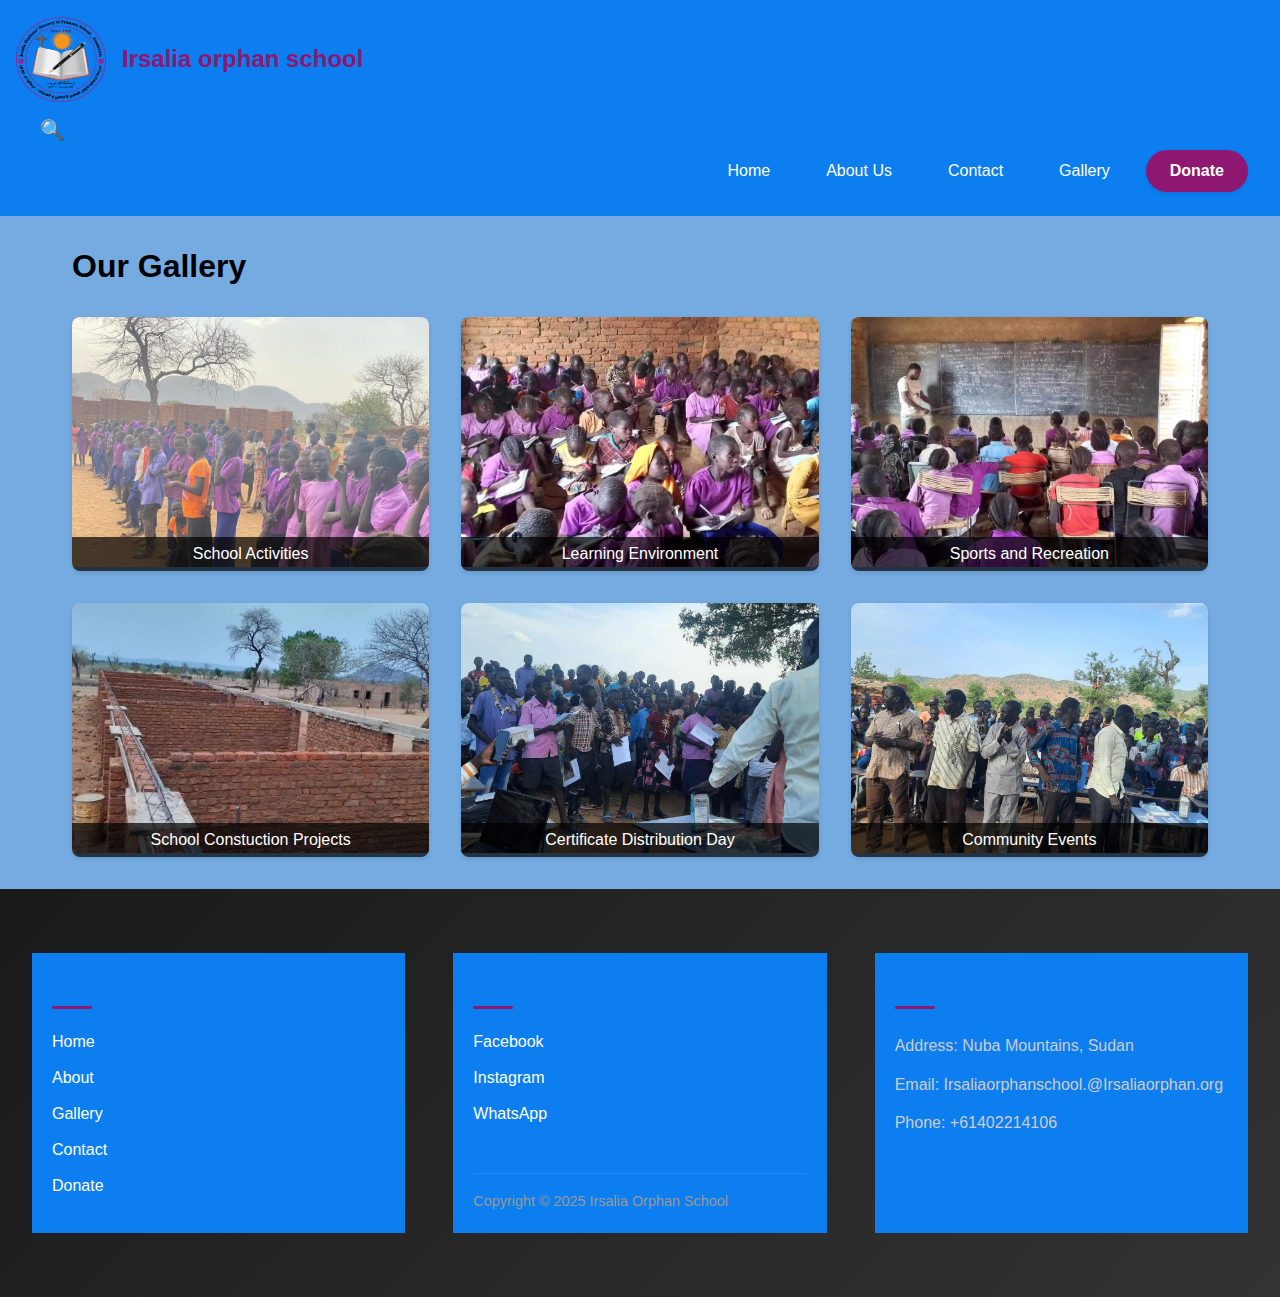
<file: school-web/gallery.html>
<!DOCTYPE html>
<html lang="en">
<head>
    <meta charset="UTF-8">
    <meta name="viewport" content="width=device-width, initial-scale=1.0">
    <meta http-equiv="X-UA-Compatible" content="ie=edge">
    <link rel="stylesheet" href="css/style.css">
    <title>Gallery - Irsalia Orphan School</title>
</head>
<body>
    <header class="logo">
        <img src="image11.png" alt="logo imag" width="90px" height="80px">
        <h2>Irsalia orphan school</h2>
        <nav class="navbar">
            <div class="search-container">
                <button class="search-toggle">🔍</button>
                <div class="search-box">
                    <input type="text" placeholder="Search...">
                    <button class="search-submit">Search</button>
                </div>
            </div>
            <div class="menu-toggle">☰</div>
            <ul>
                <li><a href="index.html">Home</a></li>
                <li><a href="about.html">About Us</a></li>
                <li><a href="contact.html">Contact</a></li>
                <li><a href="gallery.html" class="active">Gallery</a></li>
                <li class="donate"><a href="donate.html">Donate</a></li>
            </ul>
        </nav>
    </header>

    <main>
        <section class="gallery-section">
            <h1>Our Gallery</h1>
            <div class="gallery-grid">
                <div class="gallery-item">
                    <img src="image29.jpg" alt="School Activity 1">
                    <div class="gallery-caption">School Activities</div>
                </div>
                <div class="gallery-item">
                    <img src="image3.jpg" alt="School Activity 2">
                    <div class="gallery-caption">Learning Environment</div>
                </div>
                <div class="gallery-item">
                    <img src="image2.jpg" alt="School Activity 3">
                    <div class="gallery-caption">Sports and Recreation</div>
                </div>
                <div class="gallery-item">
                    <img src="image10.jpg" alt="School Activity 4">
                    <div class="gallery-caption">School Constuction Projects </div>
                </div>
                <div class="gallery-item">
                    <img src="image5.jpg" alt="School Activity 5">
                    <div class="gallery-caption">Certificate Distribution Day</div>
                </div>
                <div class="gallery-item">
                    <img src="image4.jpg" alt="School Activity 6">
                    <div class="gallery-caption">Community Events</div>
                </div>
            </div>
        </section>
    </main>

    <footer>
        <div class="footer-item">
            <h3>Quick Links</h3>
            <ul>
                <li><a href="index.html">Home</a></li>
                <li><a href="about.html">About</a></li>
                <li><a href="gallery.html">Gallery</a></li>
                <li><a href="contact.html">Contact</a></li>
                <li><a href="donate.html">Donate</a></li>
            </ul>
        </div>
        <div class="footer-item">
            <h3>Follow Us</h3>
            <ul>
                <li><a href="#">Facebook</a></li>
                <li><a href="#">Instagram</a></li>
                <li><a href="#">WhatsApp</a></li>
            </ul>
            <p class="copyright">Copyright &copy; 2025 Irsalia Orphan School</p>
        </div>
        <div class="footer-item">
            <h3>Contact Us</h3>
            <p>Address: Nuba Mountains, Sudan</p>
            <p>Email: Irsaliaorphanschool.@Irsaliaorphan.org</p>
            <p>Phone: +61402214106</p>
        </div>
    </footer>
    <script src="js/main.js"></script>
</body>
</html>
</file>
<file: school-web/css/style.css>
/* Global Styles */
*{
    margin: 0;
    padding: 0;
    box-sizing: border-box;
   
}
    
body{
    width: 100%;
    height: 100vh;
    background-color: #75abe1;
    font-size: 16px;
    font-family: 'Roboto', sans-serif;
    
    
}
.logo{
    display: flex;
    justify-content: flex-start;
    align-items: center;
    width: 100%;
    margin: 0;
    padding: 1rem;
    background: #0c7ef0;
    flex-wrap: wrap;
    position: relative;
}

.logo img{
    max-width: 90px;
    height: auto;
    margin-right: 1rem;
}
.logo h2{
    color: rgb(141, 23, 113);
    margin: 0;
    font-size: clamp(1rem, 2vw, 1.5rem);
}
.navbar {
    width: 100%;
    background: #0c7ef0;
    padding: 0.5rem 1rem;
    position: relative;
    z-index: 1000;
}

.navbar ul {
    display: flex;
    list-style: none;
    margin: 0;
    padding: 0;
    gap: 1rem;
    justify-content: flex-end;
    align-items: center;
}

.navbar ul li {
    position: relative;
}

.navbar ul li a {
    color: white;
    text-decoration: none;
    font-size: 1rem;
    padding: 0.75rem 1.25rem;
    display: block;
    transition: all 0.3s ease;
    border-radius: 4px;
}

.navbar ul li a:hover {
    background: rgba(255, 255, 255, 0.15);
    transform: translateY(-2px);
}

.navbar .donate a {
    background: rgb(141, 23, 113);
    color: white;
    font-weight: 600;
    padding: 0.75rem 1.5rem;
    border-radius: 25px;
    box-shadow: 0 2px 4px rgba(0, 0, 0, 0.1);
}

.navbar .donate a:hover {
    background: rgb(161, 43, 133);
    transform: translateY(-2px);
    box-shadow: 0 4px 8px rgba(0, 0, 0, 0.2);
}

.menu-toggle {
    display: none;
    background: none;
    border: none;
    color: white;
    font-size: 1.5rem;
    cursor: pointer;
    padding: 0.5rem;
    transition: transform 0.3s ease;
}

/* Tablet and Mobile Navigation */
@media screen and (max-width: 768px) {
    .navbar {
        padding: 0;
    }

    .menu-toggle {
        display: block;
        position: absolute;
        right: 1rem;
        top: 1rem;
        z-index: 1001;
    }

    .menu-toggle.active {
        transform: rotate(90deg);
    }

    .navbar ul {
        display: none;
        position: absolute;
        top: 100%;
        left: 0;
        width: 100%;
        flex-direction: column;
        background: #0c7ef0;
        padding: 1rem;
        box-shadow: 0 4px 6px rgba(0, 0, 0, 0.1);
        animation: slideDown 0.3s ease-out;
    }

    .navbar ul.active {
        display: flex;
    }

    .navbar ul li {
        width: 100%;
        text-align: center;
    }

    .navbar ul li a {
        padding: 1rem;
        border-radius: 0;
        border-bottom: 1px solid rgba(255, 255, 255, 0.1);
    }

    .navbar ul li:last-child a {
        border-bottom: none;
    }

    .navbar .donate {
        margin-top: 1rem;
    }

    .navbar .donate a {
        width: 100%;
        text-align: center;
        border-radius: 4px;
    }
}

/* Small Mobile Devices */
@media screen and (max-width: 480px) {
    .navbar ul li a {
        font-size: 0.95rem;
        padding: 0.85rem;
    }

    .navbar .donate a {
        padding: 0.85rem;
    }
}

/* Animation for Mobile Menu */
@keyframes slideDown {
    from {
        opacity: 0;
        transform: translateY(-10px);
    }
    to {
        opacity: 1;
        transform: translateY(0);
    }
}

/* Mobile menu styles */
@media screen and (max-width: 768px) {
    .logo {
        padding: 0.5rem;
        justify-content: space-between;
    }
    
    .logo img {
        max-width: 60px;
    }
    
    .navbar .menu-toggle {
        display: block;
    }
    
    .navbar ul {
        display: none;
        position: absolute;
        top: 100%;
        left: 0;
        width: 100%;
        background: #0c7ef0;
        flex-direction: column;
        padding: 1rem;
        gap: 0.5rem;
    }
    
    .navbar ul.active {
        display: flex;
    }
    
    .navbar ul li {
        width: 100%;
        text-align: center;
    }
    
    .navbar ul li a {
        display: block;
        padding: 0.75rem;
    }
}

/* Small mobile devices */
@media screen and (max-width: 480px) {
    .logo h2 {
        font-size: 1rem;
    }
    
    .logo img {
        max-width: 50px;
    }
}

/* Hero Section */
.hero{
    display: flex;
    justify-content: center;
    align-items: center;
    flex-direction: column;
    height: 70vh;
    text-align: center;
    padding: 0 20px;
    background: #d0d6db;
    color: #fff;
}

.hero .btn{
    background: #571d1d;
    color: #fff;
    padding: 10px 20px;
    border: 2px solid #1115ea;
    border-radius: 5px;
    cursor: pointer;
    text-decoration: none;
}

.hero .btn:hover{
    background: #ffcc00; /* Added hover effect for button */
    color: #571d1d;
}

/* Hero Section Styles */
.hero {
    display: grid;
    grid-template-columns: 1fr 1fr;
    gap: 2rem;
    padding: 4rem 2rem;
    background: linear-gradient(135deg, #f8f9fa 0%, #e9ecef 100%);
    position: relative;
    overflow: hidden;
}

.hero::before {
    content: '';
    position: absolute;
    top: 0;
    left: 0;
    right: 0;
    height: 4px;
    background: linear-gradient(90deg, #0c7ef0, rgb(141, 23, 113));
}

.hero-content {
    display: flex;
    flex-direction: column;
    justify-content: center;
    gap: 1.5rem;
    padding: 2rem;
}

.hero-content h1 {
    font-size: 3rem;
    color: #0c7ef0;
    line-height: 1.2;
    margin-bottom: 1rem;
}

.hero-content p {
    font-size: 1.2rem;
    color: #555;
    line-height: 1.6;
    margin-bottom: 2rem;
}

.hero-image {
    position: relative;
    border-radius: 20px;
    overflow: hidden;
    box-shadow: 0 10px 30px rgba(0, 0, 0, 0.1);
}

.hero-image img {
    width: 100%;
    height: 100%;
    object-fit: cover;
    transition: transform 0.5s ease;
}

.hero-image:hover img {
    transform: scale(1.05);
}

.hero-btn {
    display: inline-block;
    padding: 1rem 2.5rem;
    background: linear-gradient(90deg, #0c7ef0, rgb(141, 23, 113));
    color: white;
    text-decoration: none;
    border-radius: 50px;
    font-weight: 600;
    letter-spacing: 0.5px;
    transition: all 0.3s ease;
    box-shadow: 0 5px 15px rgba(12, 126, 240, 0.2);
    align-self: flex-start;
}

.hero-btn:hover {
    transform: translateY(-2px);
    box-shadow: 0 8px 25px rgba(12, 126, 240, 0.3);
    background: linear-gradient(90deg, rgb(141, 23, 113), #0c7ef0);
}

/* Information Section Styles */
.information-section {
    padding: 4rem 2rem;
    background: white;
}

.information-section .container {
    max-width: 1000px;
    margin: 0 auto;
}

.information-section h2 {
    text-align: center;
    color: #0c7ef0;
    font-size: 2.5rem;
    margin-bottom: 2rem;
    position: relative;
    text-transform: uppercase;
    letter-spacing: 1px;
}

.information-section h2::after {
    content: '';
    position: absolute;
    bottom: -10px;
    left: 50%;
    transform: translateX(-50%);
    width: 60px;
    height: 3px;
    background: rgb(141, 23, 113);
    border-radius: 2px;
}

.info-content {
    background: white;
    border-radius: 20px;
    box-shadow: 0 10px 30px rgba(0, 0, 0, 0.05);
    padding: 2.5rem;
    margin-top: 2rem;
}

.info-content p {
    color: #f0ecec;
    line-height: 1.8;
    margin-bottom: 1.5rem;
    font-size: 1.1rem;
}

.info-content p:last-child {
    margin-bottom: 0;
}

hr{
   
    justify-content: center;
    align-items: center;
    width: 90%;
    margin: 20px auto;
    
} 
.footer-grid{
    display: grid;
    grid-template-columns: repeat(3, 1fr);
    grid-gap: 20px;
    width: 100%;
    margin: 20px auto;
    padding: 20px;
    background: #0c7ef0;
    color: #fff; /* Changed text color to white for better contrast */
}

.footer-item{
    display: flex;
    flex-direction: column; /* Added to align items vertically */
    padding: 20px;
    background: #0c7ef0;
    color: #fff; /* Changed text color to white for better contrast */
}

.footer-item h3{
    color: #0d0c0c; /* Changed text color to white for better contrast */
    margin-bottom: 10px; /* Added margin for spacing */
}

.footer-item p{
    color: rgb(79, 6, 62); /* Changed text color to white for better contrast */
    margin-bottom: 10px; /* Added margin for spacing */
}

.footer-item a{
    color: rgb(79, 6, 62);/* Changed text color to white for better contrast */
    text-decoration: none;
    margin-bottom: 5px; /* Added margin for spacing */
}

.footer-item a:hover{
    color: #ffcc00; /* Added hover effect for links */
}

/* Footer Styles */
footer {
    background: linear-gradient(135deg, #1a1a1a 0%, #333 100%);
    color: #fff;
    padding: 4rem 2rem;
    display: grid;
    grid-template-columns: repeat(3, 1fr);
    gap: 3rem;
}

.footer-item {
    display: flex;
    flex-direction: column;
}

.footer-item h3 {
    color: #0c7ef0;
    font-size: 1.5rem;
    margin-bottom: 1.5rem;
    position: relative;
    padding-bottom: 0.5rem;
}

.footer-item h3::after {
    content: '';
    position: absolute;
    left: 0;
    bottom: 0;
    width: 40px;
    height: 3px;
    background: rgb(141, 23, 113);
    border-radius: 2px;
}

.footer-item ul {
    list-style: none;
    padding: 0;
    margin: 0;
}

.footer-item ul li {
    margin-bottom: 0.8rem;
}

.footer-item ul li a {
    color: #fff;
    text-decoration: none;
    transition: color 0.3s ease;
    display: inline-block;
    position: relative;
}

.footer-item ul li a::after {
    content: '';
    position: absolute;
    width: 0;
    height: 2px;
    bottom: -2px;
    left: 0;
    background: linear-gradient(90deg, #0c7ef0, rgb(141, 23, 113));
    transition: width 0.3s ease;
}

.footer-item ul li a:hover {
    color: #0c7ef0;
}

.footer-item ul li a:hover::after {
    width: 100%;
}

.footer-item p {
    color: #ccc;
    margin-bottom: 0.8rem;
    line-height: 1.6;
}

.footer-item p:last-child {
    margin-bottom: 0;
}

/* Copyright text specific style */
.footer-item p.copyright {
    margin-top: 2rem;
    padding-top: 1rem;
    border-top: 1px solid rgba(255, 255, 255, 0.1);
    font-size: 0.9rem;
    color: #999;
}

/* Responsive Footer */
@media screen and (max-width: 992px) {
    footer {
        grid-template-columns: repeat(2, 1fr);
    }
    
    .footer-item:last-child {
        grid-column: span 2;
    }
}

@media screen and (max-width: 768px) {
    footer {
        grid-template-columns: 1fr;
        padding: 3rem 1.5rem;
        gap: 2rem;
    }
    
    .footer-item:last-child {
        grid-column: span 1;
    }
    
    .footer-item h3 {
        margin-bottom: 1rem;
    }
}

/* About Page Styles */
.about-section {
    padding: 2rem;
    max-width: 1200px;
    margin: 0 auto;
}

.about-content {
    margin-top: 2rem;
}

.about-content h2 {
    color: #f5f0f0;
    margin-bottom: 1rem;
}

.about-content ul {
    list-style: disc;
    margin-left: 2rem;
}

/* Enhanced About Page Styles */
.about-hero {
    background: linear-gradient(rgba(0,0,0,0.6), rgba(0,0,0,0.6)), url('../image2.jpg');
    background-size: cover;
    background-position: center;
    color: rgb(233, 33, 33);
    padding: 6rem 2rem;
    text-align: center;
    margin-bottom: 3rem;
}

.hero-content {
    max-width: 800px;
    margin: 0 auto;
}

.hero-content h1 {
    font-size: 2.5rem;
    margin-bottom: 1rem;
}

.hero-text {
    font-size: 1.2rem;
    line-height: 2;
}

.about-grid {
    display: grid;
    grid-template-columns: repeat(2, 1fr);
    gap: 2rem;
    margin-bottom: 4rem;
}

.about-card {
    background: #fff;
    padding: 2rem;
    border-radius: 10px;
    box-shadow: 0 4px 6px rgba(0,0,0,0.1);
    transition: transform 0.3s ease;
}

.about-card:hover {
    transform: translateY(-5px);
}

.card-icon {
    font-size: 2.5rem;
    margin-bottom: 1rem;
}

.mission-points {
    list-style: none;
    padding: 0;
    margin-top: 1rem;
}

.mission-points li {
    padding: 0.5rem 0;
    padding-left: 1.5rem;
    position: relative;
}

.mission-points li:before {
    content: "→";
    position: absolute;
    left: 0;
    color: #007bff;
}

.values-section {
    margin-bottom: 4rem;
    text-align: center;
}

.values-grid {
    display: grid;
    grid-template-columns: repeat(4, 1fr);
    gap: 2rem;
    margin-top: 2rem;
}

.value-card {
    background: #f8f9fa;
    padding: 1.5rem;
    border-radius: 10px;
    transition: all 0.3s ease;
}

.value-card:hover {
    background: #007bff;
    color: white;
}

.value-icon {
    font-size: 2rem;
    margin-bottom: 1rem;
}

.stats-section {
    background: #f8f9fa;
    padding: 4rem 2rem;
    margin: 4rem -2rem;
    text-align: center;
}

.stats-grid {
    display: grid;
    grid-template-columns: repeat(4, 1fr);
    gap: 2rem;
    margin-top: 2rem;
}

.stat-card {
    background: white;
    padding: 2rem;
    border-radius: 10px;
    box-shadow: 0 2px 4px rgba(0,0,0,0.1);
}

.stat-number {
    display: block;
    font-size: 2.5rem;
    font-weight: bold;
    color: #007bff;
    margin-bottom: 0.5rem;
}

.stat-label {
    font-size: 1.1rem;
    color: #666;
}

.team-section {
    margin-top: 4rem;
    text-align: center;
}

.team-grid {
    display: grid;
    grid-template-columns: repeat(3, 1fr);
    gap: 2rem;
    margin-top: 2rem;
}

.team-card {
    background: #fff;
    padding: 2rem;
    border-radius: 10px;
    box-shadow: 0 4px 6px rgba(0,0,0,0.1);
    transition: transform 0.3s ease;
}

.team-card:hover {
    transform: translateY(-5px);
}

.team-image {
    font-size: 4rem;
    margin-bottom: 1rem;
}

.team-role {
    color: #666;
    font-style: italic;
}

/* Responsive Design for About Page */
@media (max-width: 1024px) {
    .values-grid {
        grid-template-columns: repeat(2, 1fr);
    }
    
    .stats-grid {
        grid-template-columns: repeat(2, 1fr);
    }
}

@media (max-width: 768px) {
    .about-grid {
        grid-template-columns: 1fr;
    }
    
    .team-grid {
        grid-template-columns: repeat(2, 1fr);
    }
    
    .hero-content h1 {
        font-size: 2rem;
    }
}

@media (max-width: 480px) {
    .values-grid,
    .stats-grid,
    .team-grid {
        grid-template-columns: 1fr;
    }
    
    .stat-number {
        font-size: 2rem;
    }
}

/* Contact Page Styles */
.contact-section {
    padding: 2rem;
    max-width: 1200px;
    margin: 0 auto;
}

.contact-content {
    display: grid;
    grid-template-columns: 1fr 1fr;
    gap: 2rem;
    margin-top: 2rem;
}

.form-group {
    margin-bottom: 1rem;
}

.form-group label {
    display: block;
    margin-bottom: 0.5rem;
}

.form-group input,
.form-group textarea {
    width: 100%;
    padding: 0.5rem;
    border: 1px solid #ddd;
    border-radius: 4px;
}

.form-group textarea {
    height: 150px;
}

/* Gallery Page Styles */
.gallery-section {
    padding: 2rem;
    max-width: 1200px;
    margin: 0 auto;
}

.gallery-grid {
    display: grid;
    grid-template-columns: repeat(auto-fit, minmax(300px, 1fr));
    gap: 2rem;
    margin-top: 2rem;
}

.gallery-item {
    position: relative;
    overflow: hidden;
    border-radius: 8px;
    box-shadow: 0 2px 4px rgba(0,0,0,0.1);
}

.gallery-item img {
    width: 100%;
    height: 250px;
    object-fit: cover;
    transition: transform 0.3s ease;
}

.gallery-item img.expanded {
    transform: scale(1.1);
}

.gallery-caption {
    position: absolute;
    bottom: 0;
    left: 0;
    right: 0;
    background: rgba(0,0,0,0.7);
    color: white;
    padding: 0.5rem;
    text-align: center;
}

/* Donate Page Styles */
.donate-section {
    padding: 2rem;
    max-width: 1200px;
    margin: 0 auto;
}

.donate-content {
    display: grid;
    grid-template-columns: 1fr 1fr;
    gap: 2rem;
    margin-top: 2rem;
}

.donation-info ul {
    list-style: disc;
    margin-left: 2rem;
    margin-top: 1rem;
}

.donation-form {
    background: #f5f5f5;
    padding: 2rem;
    border-radius: 8px;
}

/* Enhanced Donation Page Styles */
.donate-hero {
    background: linear-gradient(rgba(0,0,0,0.6), rgba(0,0,0,0.6)), url('../image2.jpg');
    background-size: cover;
    background-position: center;
    color: white;
    padding: 6rem 2rem;
    text-align: center;
    margin-bottom: 3rem;
}

.donation-options-grid {
    display: grid;
    grid-template-columns: repeat(3, 1fr);
    gap: 2rem;
    margin: 2rem 0;
}

.donation-option-card {
    background: #fff;
    padding: 2rem;
    border-radius: 10px;
    box-shadow: 0 4px 6px rgba(0,0,0,0.1);
    text-align: center;
    transition: transform 0.3s ease;
}

.donation-option-card:hover {
    transform: translateY(-5px);
}

.option-icon {
    font-size: 2.5rem;
    margin-bottom: 1rem;
}

.impact-section {
    margin: 4rem 0;
    text-align: center;
}

.impact-grid {
    display: grid;
    grid-template-columns: repeat(4, 1fr);
    gap: 2rem;
    margin-top: 2rem;
}

.impact-card {
    background: #a860a8;
    padding: 2rem;
    border-radius: 10px;
    transition: all 0.3s ease;
}

.impact-card:hover {
    background: #007bff;
    color: white;
}

.impact-card:hover .impact-amount {
    color: white;
}

.impact-amount {
    display: block;
    font-size: 2rem;
    font-weight: bold;
    color: #007bff;
    margin-bottom: 1rem;
}

.donation-form-section {
    background: #f8f9fa;
    padding: 3rem;
    border-radius: 15px;
    margin: 4rem 0;
}

.form-tabs {
    display: flex;
    gap: 1rem;
    margin-bottom: 2rem;
}

.tab-btn {
    padding: 0.8rem 1.5rem;
    border: none;
    background: #e9ecef;
    border-radius: 5px;
    cursor: pointer;
    transition: all 0.3s ease;
}

.tab-btn.active {
    background: #007bff;
    color: white;
}

.amount-options {
    margin: 2rem 0;
}

.amount-buttons {
    display: flex;
    gap: 1rem;
    flex-wrap: wrap;
    margin: 1rem 0;
}

.amount-btn {
    padding: 0.8rem 1.5rem;
    border: 2px solid #007bff;
    background: white;
    color: #007bff;
    border-radius: 5px;
    cursor: pointer;
    transition: all 0.3s ease;
}

.amount-btn.active {
    background: #007bff;
    color: white;
}

.custom-amount {
    margin-top: 1rem;
}

.payment-options {
    margin: 2rem 0;
}

.payment-buttons {
    display: flex;
    gap: 1rem;
    margin: 1rem 0;
}

.payment-btn {
    flex: 1;
    padding: 1rem;
    border: 2px solid #ddd;
    background: white;
    border-radius: 5px;
    cursor: pointer;
    transition: all 0.3s ease;
    display: flex;
    align-items: center;
    justify-content: center;
    gap: 0.5rem;
}

.payment-btn.active {
    border-color: #007bff;
    background: #f8f9fa;
}

.payment-icon {
    font-size: 1.2rem;
}

.other-ways-section {
    margin: 4rem 0;
    text-align: center;
}

.support-grid {
    display: grid;
    grid-template-columns: repeat(3, 1fr);
    gap: 2rem;
    margin-top: 2rem;
}

.support-card {
    background: #fff;
    padding: 2rem;
    border-radius: 10px;
    box-shadow: 0 4px 6px rgba(0,0,0,0.1);
    transition: transform 0.3s ease;
}

.support-card:hover {
    transform: translateY(-5px);
}

.support-icon {
    font-size: 2.5rem;
    margin-bottom: 1rem;
}

.btn-secondary {
    background: #6c757d;
    color: white;
    padding: 0.5rem 1rem;
    border-radius: 5px;
    text-decoration: none;
    display: inline-block;
    margin-top: 1rem;
    transition: background-color 0.3s ease;
}

.btn-secondary:hover {
    background: #5a6268;
}

.btn-large {
    width: 100%;
    padding: 1rem;
    font-size: 1.1rem;
    margin-top: 2rem;
}

/* Responsive Design for Donation Page */
@media (max-width: 1024px) {
    .donation-options-grid,
    .impact-grid,
    .support-grid {
        grid-template-columns: repeat(2, 1fr);
    }
}

@media (max-width: 768px) {
    .donation-options-grid,
    .impact-grid,
    .support-grid {
        grid-template-columns: 1fr;
    }
    
    .payment-buttons {
        flex-direction: column;
    }
    
    .donation-form-section {
        padding: 2rem;
    }
}

/* Responsive Design */
@media (max-width: 768px) {
    .contact-content,
    .donate-content {
        grid-template-columns: 1fr;
    }
    
    .gallery-grid {
        grid-template-columns: 1fr;
    }
}

/* Search Styles */
.search-container {
    position: static;
    margin-right: 2rem;
    display: flex;
    align-items: center;
}

.search-toggle {
    background: none;
    border: none;
    color: white;
    font-size: 1.25rem;
    cursor: pointer;
    padding: 0.5rem;
    transition: transform 0.3s ease;
}

.search-toggle:hover {
    transform: scale(1.1);
}

.search-box {
    position: absolute;
    top: 100%;
    right: 0;
    background: rgb(230, 101, 202);
    padding: 1rem;
    border-radius: 8px;
    box-shadow: 0 4px 12px rgba(0, 0, 0, 0.1);
    display: none;
    opacity: 0;
    transform: translateY(-10px);
    transition: all 0.3s ease;
    z-index: 1000;
    width: 300px;
}

.search-box.active {
    display: flex;
    opacity: 1;
    transform: translateY(0);
}

.search-box input {
    flex: 1;
    padding: 0.75rem;
    border: 1px solid #ddd;
    border-radius: 4px;
    margin-right: 0.5rem;
    font-size: 1rem;
}

.search-box input:focus {
    outline: none;
    border-color: #0c7ef0;
    box-shadow: 0 0 0 2px rgba(12, 126, 240, 0.1);
}

.search-submit {
    background: #0c7ef0;
    color: white;
    border: none;
    padding: 0.75rem 1.25rem;
    border-radius: 4px;
    cursor: pointer;
    transition: background-color 0.3s ease;
}

.search-submit:hover {
    background: #0a6ac8;
}

/* Mobile Search Styles */
@media screen and (max-width: 768px) {
    .search-container {
        margin-right: 4rem;
    }

    .search-box {
        width: calc(100vw - 2rem);
        position: fixed;
        top: 4rem;
        right: 1rem;
        left: 1rem;
    }

    .search-box input {
        font-size: 16px; /* Prevents zoom on iOS */
    }
}

@media screen and (max-width: 480px) {
    .search-container {
        margin-right: 3.5rem;
    }

    .search-box {
        padding: 0.75rem;
    }

    .search-submit {
        padding: 0.75rem 1rem;
        font-size: 0.9rem;
    }
}

/* History Section Styles */
.history-section {
    padding: 2rem;
    background: linear-gradient(135deg, #f8f9fa 0%, #e9ecef 100%);
    border-top: 4px solid #0c7ef0;
}

.history-container {
    max-width: 1000px;
    margin: 0 auto;
}

.history-container h2 {
    text-align: center;
    color: #0c7ef0;
    font-size: 2.5rem;
    margin-bottom: 2rem;
    text-transform: uppercase;
    letter-spacing: 1px;
    position: relative;
}

.history-container h2::after {
    content: '';
    position: absolute;
    bottom: -10px;
    left: 50%;
    transform: translateX(-50%);
    width: 60px;
    height: 3px;
    background: rgb(141, 23, 113);
}

.history-content {
    background: white;
    border-radius: 20px;
    box-shadow: 0 10px 30px rgba(0, 0, 0, 0.05);
    padding: 2.5rem;
}

.history-text h3 {
    color: rgb(141, 23, 113);
    font-size: 1.8rem;
    margin-bottom: 1.5rem;
    padding-left: 1rem;
    border-left: 4px solid #0c7ef0;
}

.history-text p {
    color: #555;
    line-height: 1.8;
    margin-bottom: 1.5rem;
    font-size: 1.1rem;
}

.history-milestone {
    display: grid;
    grid-template-columns: repeat(4, 1fr);
    gap: 1.5rem;
    margin: 2.5rem 0;
    padding: 2rem;
    background: rgba(12, 126, 240, 0.03);
    border-radius: 15px;
}

.milestone {
    background: white;
    padding: 1.5rem;
    border-radius: 12px;
    box-shadow: 0 5px 15px rgba(0, 0, 0, 0.05);
    text-align: center;
    border-top: 3px solid #0c7ef0;
    transition: transform 0.3s ease;
}

.milestone:hover {
    transform: translateY(-5px);
    box-shadow: 0 8px 25px rgba(0, 0, 0, 0.1);
}

.milestone .year {
    font-size: 1.8rem;
    font-weight: bold;
    color: #0c7ef0;
    margin-bottom: 0.8rem;
    display: block;
}

.milestone p {
    color: #666;
    margin: 0;
    font-size: 1rem;
    line-height: 1.4;
}

.history-btn {
    display: inline-block;
    padding: 1rem 2.5rem;
    background: linear-gradient(90deg, #0c7ef0, rgb(141, 23, 113));
    color: white;
    text-decoration: none;
    border-radius: 50px;
    font-weight: 600;
    letter-spacing: 0.5px;
    transition: all 0.3s ease;
    box-shadow: 0 5px 15px rgba(12, 126, 240, 0.2);
}

.history-btn:hover {
    transform: translateY(-2px);
    box-shadow: 0 8px 25px rgba(12, 126, 240, 0.3);
    background: linear-gradient(90deg, rgb(141, 23, 113), #0c7ef0);
}

@media screen and (max-width: 992px) {
    .history-milestone {
        grid-template-columns: repeat(2, 1fr);
    }
    .history-container h2 {
        font-size: 2.2rem;
    }
}

@media screen and (max-width: 768px) {
    .history-section {
        padding: 1.5rem;
    }
    .history-content {
        padding: 1.5rem;
    }
    .milestone {
        padding: 1.25rem;
    }
}

@media screen and (max-width: 480px) {
    .history-milestone {
        grid-template-columns: 1fr;
        gap: 1rem;
    }
    .history-container h2 {
        font-size: 1.75rem;
    }
    .history-text h3 {
        font-size: 1.5rem;
    }
    .history-btn {
        width: 100%;
        text-align: center;
        padding: 1rem;
    }
}

/* Responsive Styles */
@media screen and (max-width: 992px) {
    .hero {
        grid-template-columns: 1fr;
        padding: 3rem 1.5rem;
    }

    .hero-content h1 {
        font-size: 2.5rem;
    }

    .hero-image {
        height: 400px;
    }

    .information-section h2 {
        font-size: 2.2rem;
    }
}

@media screen and (max-width: 768px) {
    .hero-content {
        padding: 1.5rem;
    }

    .hero-content h1 {
        font-size: 2rem;
    }

    .hero-content p {
        font-size: 1.1rem;
    }

    .hero-image {
        height: 300px;
    }

    .information-section {
        padding: 3rem 1.5rem;
    }

    .info-content {
        padding: 1.5rem;
    }
}

@media screen and (max-width: 480px) {
    .hero-content h1 {
        font-size: 1.75rem;
    }

    .hero-btn {
        width: 100%;
        text-align: center;
    }

    .hero-image {
        height: 250px;
    }

    .information-section h2 {
        font-size: 1.75rem;
    }
}

/* Contact Page Styles */
.contact-hero {
    background: linear-gradient(rgba(0,0,0,0.6), rgba(0,0,0,0.6)), url('../image2.jpg');
    background-size: cover;
    background-position: center;
    color: white;
    padding: 6rem 2rem;
    text-align: center;
    margin-bottom: 3rem;
}

.contact-hero h1 {
    font-size: 3rem;
    margin-bottom: 1rem;
    text-transform: uppercase;
    letter-spacing: 2px;
}

.contact-hero p {
    font-size: 1.2rem;
    max-width: 600px;
    margin: 0 auto;
    line-height: 1.6;
}

.contact-section {
    padding: 4rem 2rem;
    background: #f8f9fa;
}

.contact-section .container {
    max-width: 1200px;
    margin: 0 auto;
}

.contact-grid {
    display: grid;
    grid-template-columns: 1fr 1.5fr;
    gap: 3rem;
    align-items: start;
}

.contact-info h2,
.contact-form h2 {
    color: #0c7ef0;
    font-size: 2rem;
    margin-bottom: 2rem;
    position: relative;
}

.contact-info h2::after,
.contact-form h2::after {
    content: '';
    position: absolute;
    bottom: -10px;
    left: 0;
    width: 60px;
    height: 3px;
    background: rgb(141, 23, 113);
    border-radius: 2px;
}

.info-cards {
    display: grid;
    grid-template-columns: repeat(2, 1fr);
    gap: 1.5rem;
}

.info-card {
    background: white;
    padding: 1.5rem;
    border-radius: 10px;
    box-shadow: 0 5px 15px rgba(0, 0, 0, 0.05);
    transition: transform 0.3s ease;
}

.info-card:hover {
    transform: translateY(-5px);
}

.info-card .icon {
    font-size: 2rem;
    margin-bottom: 1rem;
}

.info-card h3 {
    color: #333;
    margin-bottom: 0.5rem;
    font-size: 1.2rem;
}

.info-card p {
    color: #666;
    font-size: 1rem;
    line-height: 1.4;
}

.contact-form {
    background: white;
    padding: 2.5rem;
    border-radius: 20px;
    box-shadow: 0 10px 30px rgba(0, 0, 0, 0.05);
}

.form-group {
    margin-bottom: 1.5rem;
}

.form-group label {
    display: block;
    margin-bottom: 0.5rem;
    color: #333;
    font-weight: 500;
}

.form-group input,
.form-group select,
.form-group textarea {
    width: 100%;
    padding: 0.8rem;
    border: 1px solid #ddd;
    border-radius: 8px;
    font-size: 1rem;
    transition: border-color 0.3s ease;
}

.form-group input:focus,
.form-group select:focus,
.form-group textarea:focus {
    outline: none;
    border-color: #0c7ef0;
}

.submit-btn {
    background: linear-gradient(90deg, #0c7ef0, rgb(141, 23, 113));
    color: white;
    padding: 1rem 2rem;
    border: none;
    border-radius: 50px;
    font-size: 1rem;
    font-weight: 600;
    cursor: pointer;
    transition: all 0.3s ease;
    width: 100%;
}

.submit-btn:hover {
    transform: translateY(-2px);
    box-shadow: 0 5px 15px rgba(12, 126, 240, 0.2);
    background: linear-gradient(90deg, rgb(141, 23, 113), #0c7ef0);
}

.map-section {
    padding: 4rem 2rem;
    background: white;
}

.map-section h2 {
    text-align: center;
    color: #0c7ef0;
    font-size: 2rem;
    margin-bottom: 2rem;
}

.map-container {
    width: 100%;
    height: 400px;
    background: #f8f9fa;
    border-radius: 20px;
    overflow: hidden;
}

.map-placeholder {
    width: 100%;
    height: 100%;
    display: flex;
    align-items: center;
    justify-content: center;
    background: #eee;
    color: #666;
}

/* Responsive Styles */
@media screen and (max-width: 992px) {
    .contact-grid {
        grid-template-columns: 1fr;
        gap: 2rem;
    }

    .info-cards {
        grid-template-columns: repeat(2, 1fr);
    }

    .contact-hero h1 {
        font-size: 2.5rem;
    }
}

@media screen and (max-width: 768px) {
    .info-cards {
        grid-template-columns: 1fr;
    }

    .contact-hero {
        padding: 4rem 1.5rem;
    }

    .contact-section,
    .map-section {
        padding: 3rem 1.5rem;
    }

    .contact-form {
        padding: 1.5rem;
    }
}

@media screen and (max-width: 480px) {
    .contact-hero h1 {
        font-size: 2rem;
    }

    .contact-hero p {
        font-size: 1rem;
    }

    .contact-info h2,
    .contact-form h2 {
        font-size: 1.75rem;
    }
}
</file>
